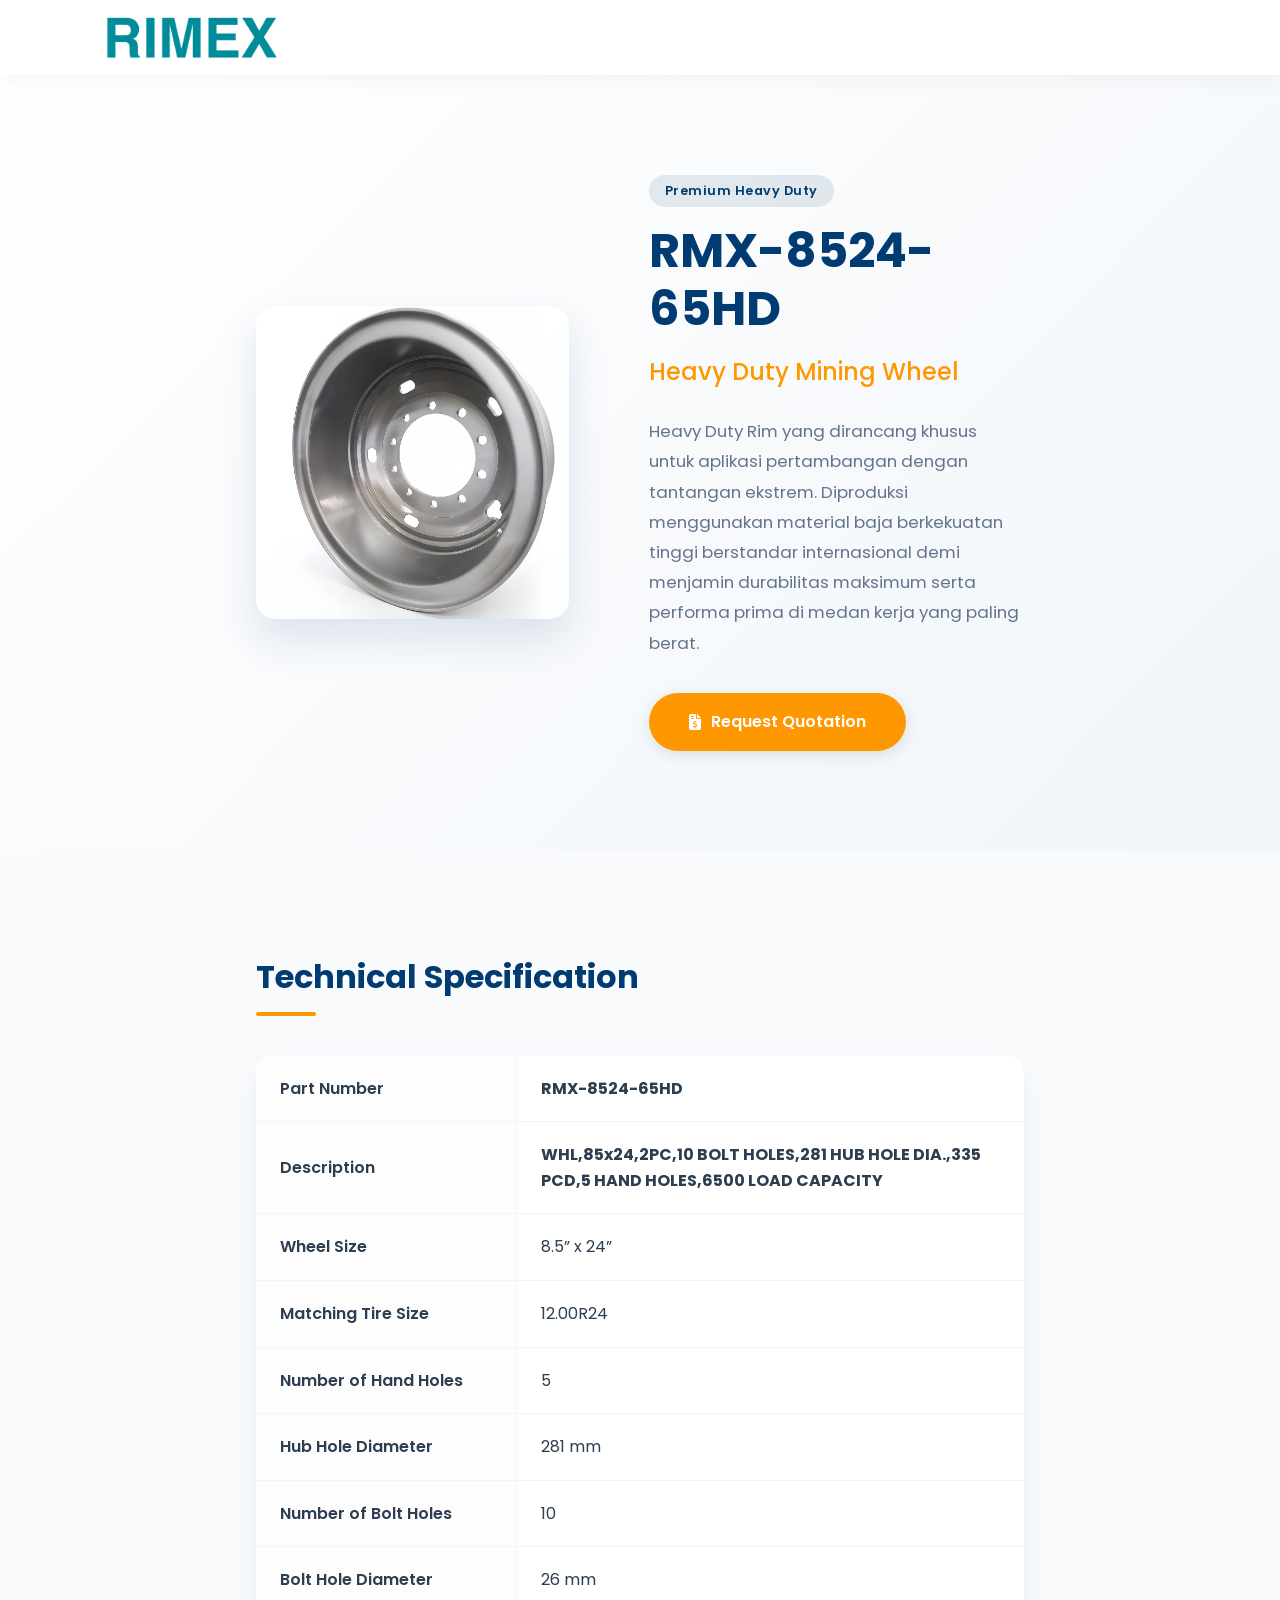
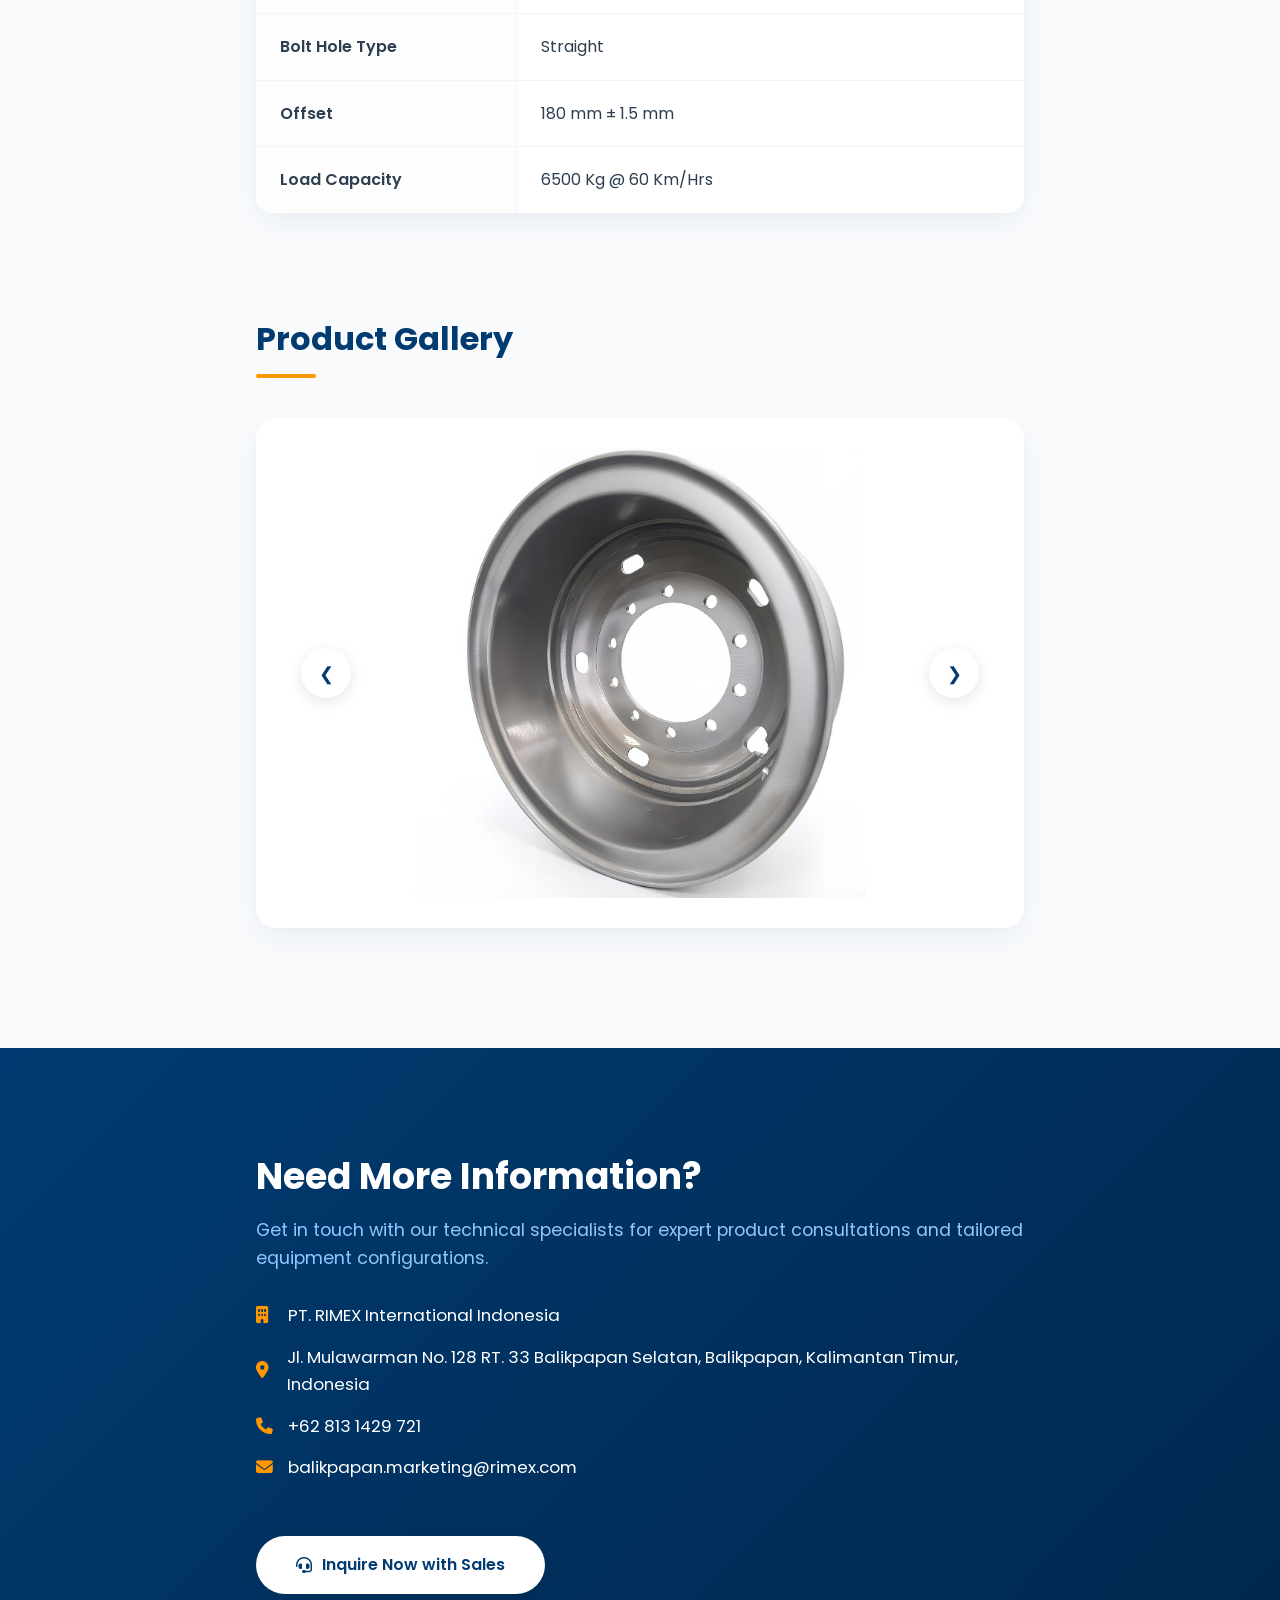
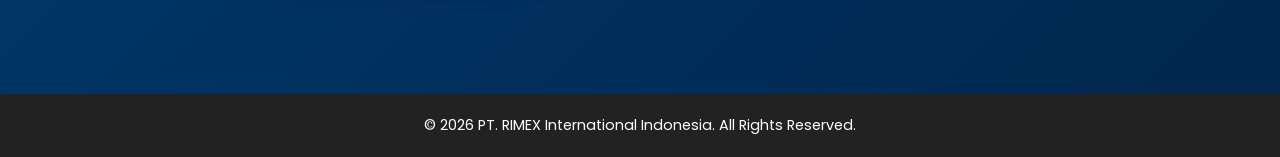
<file: index.html>
<!doctype html>
<html lang="en">
  <head>
    <meta charset="UTF-8" />
    <meta name="viewport" content="width=device-width, initial-scale=1.0" />
    <title>RMX-8524-65HD | PT. RIMEX International Indonesia</title>

    <link rel="preconnect" href="https://fonts.googleapis.com" />
    <link rel="preconnect" href="https://fonts.gstatic.com" crossorigin />
    <link
      href="https://fonts.googleapis.com/css2?family=Poppins:wght@300;400;500;600;700&display=swap"
      rel="stylesheet"
    />

    <link
      rel="stylesheet"
      href="https://cdnjs.cloudflare.com/ajax/libs/font-awesome/6.4.0/css/all.min.css"
    />

    <link rel="stylesheet" href="css/style.css" />
  </head>

  <body>
    <header>
      <div class="container">
        <div class="logo">
          <img src="image/Logo Rimex.png" alt="Rimex Logo" />
        </div>
      </div>
    </header>

    <section class="hero">
      <div class="hero-content">
        <div class="hero-image-wrapper">
          <img src="image/24x8.5-1.png" alt="RMX-8524-65HD Mining Wheel" />
        </div>

        <div class="hero-text">
          <span class="badge">Premium Heavy Duty</span>
          <h1>RMX-8524-65HD</h1>
          <h3>Heavy Duty Mining Wheel</h3>
          <p>
            Heavy Duty Rim yang dirancang khusus untuk aplikasi pertambangan
            dengan tantangan ekstrem. Diproduksi menggunakan material baja
            berkekuatan tinggi berstandar internasional demi menjamin
            durabilitas maksimum serta performa prima di medan kerja yang paling
            berat.
          </p>
          <a href="#contact" class="button primary-btn">
            <i class="fa-solid fa-file-invoice-dollar"></i> Request Quotation
          </a>
        </div>
      </div>
    </section>

    <section class="section" id="spec">
      <div class="section-header">
        <h2 class="section-title">Technical Specification</h2>
        <div class="title-divider"></div>
      </div>

      <div class="table-container">
        <table class="spec-table">
          <tr>
            <td>Part Number</td>
            <td><strong>RMX-8524-65HD</strong></td>
          </tr>
          <tr>
            <td>Description</td>
            <td>
              <strong
                >WHL,85x24,2PC,10 BOLT HOLES,281 HUB HOLE DIA.,335 PCD,5 HAND
                HOLES,6500 LOAD CAPACITY</strong
              >
            </td>
          </tr>
          <tr>
            <td>Wheel Size</td>
            <td>8.5” x 24”</td>
          </tr>
          <tr>
            <td>Matching Tire Size</td>
            <td>12.00R24</td>
          </tr>
          <tr>
            <td>Number of Hand Holes</td>
            <td>5</td>
          </tr>
          <tr>
            <td>Hub Hole Diameter</td>
            <td>281 mm</td>
          </tr>
          <tr>
            <td>Number of Bolt Holes</td>
            <td>10</td>
          </tr>
          <tr>
            <td>Bolt Hole Diameter</td>
            <td>26 mm</td>
          </tr>
          <tr>
            <td>Bolt Hole Type</td>
            <td>Straight</td>
          </tr>
          <tr>
            <td>Offset</td>
            <td>180 mm ± 1.5 mm</td>
          </tr>
          <tr>
            <td>Load Capacity</td>
            <td>6500 Kg @ 60 Km/Hrs</td>
          </tr>
        </table>
      </div>
    </section>

    <section class="section" id="gallery">
      <div class="section-header">
        <h2 class="section-title">Product Gallery</h2>
        <div class="title-divider"></div>
      </div>

      <div class="slider-container">
        <div class="slider">
          <button class="slider-btn prev" aria-label="Previous Slide">
            &#10094;
          </button>

          <div class="slides">
            <img
              src="image/24x8.5-1.png"
              class="slide active"
              alt="RMX-8524-65HD Perspective View"
            />
            <img
              src="image/24x8.5-2.jpg"
              class="slide"
              alt="RMX-8524-65HD Side View"
            />
          </div>

          <button class="slider-btn next" aria-label="Next Slide">
            &#10095;
          </button>
        </div>
      </div>
    </section>

    <section class="contact" id="contact">
      <div class="contact-container">
        <div class="contact-info">
          <h2>Need More Information?</h2>
          <p class="subtitle">
            Get in touch with our technical specialists for expert product
            consultations and tailored equipment configurations.
          </p>

          <div class="contact-details">
            <p>
              <i class="fa-solid fa-building"></i> PT. RIMEX International
              Indonesia
            </p>
            <p>
              <i class="fa-solid fa-location-dot"></i>Jl. Mulawarman No. 128 RT.
              33 Balikpapan Selatan, Balikpapan, Kalimantan Timur, Indonesia
            </p>
            <p><i class="fa-solid fa-phone"></i>+62 813 1429 721</p>
            <p>
              <i class="fa-solid fa-envelope"></i>
              balikpapan.marketing@rimex.com
            </p>
          </div>
        </div>
        <div class="contact-action">
          <a
            href="https://wa.me/628131429721?text=Halo!%20saya%20tertarik%20dengan%20produk%20RMX-8524-65HD.%20Mohon%20informasi%20mengenai%20harga%20dan%20ketersediaannya.%20Terimakasih"
            class="button secondary-btn"
          >
            <i class="fa-solid fa-headset"></i> Inquire Now with Sales
          </a>
        </div>
      </div>
    </section>

    <footer>
      <p>© 2026 PT. RIMEX International Indonesia. All Rights Reserved.</p>
    </footer>
    <script src="js/script.js"></script>
  </body>
</html>
</file>
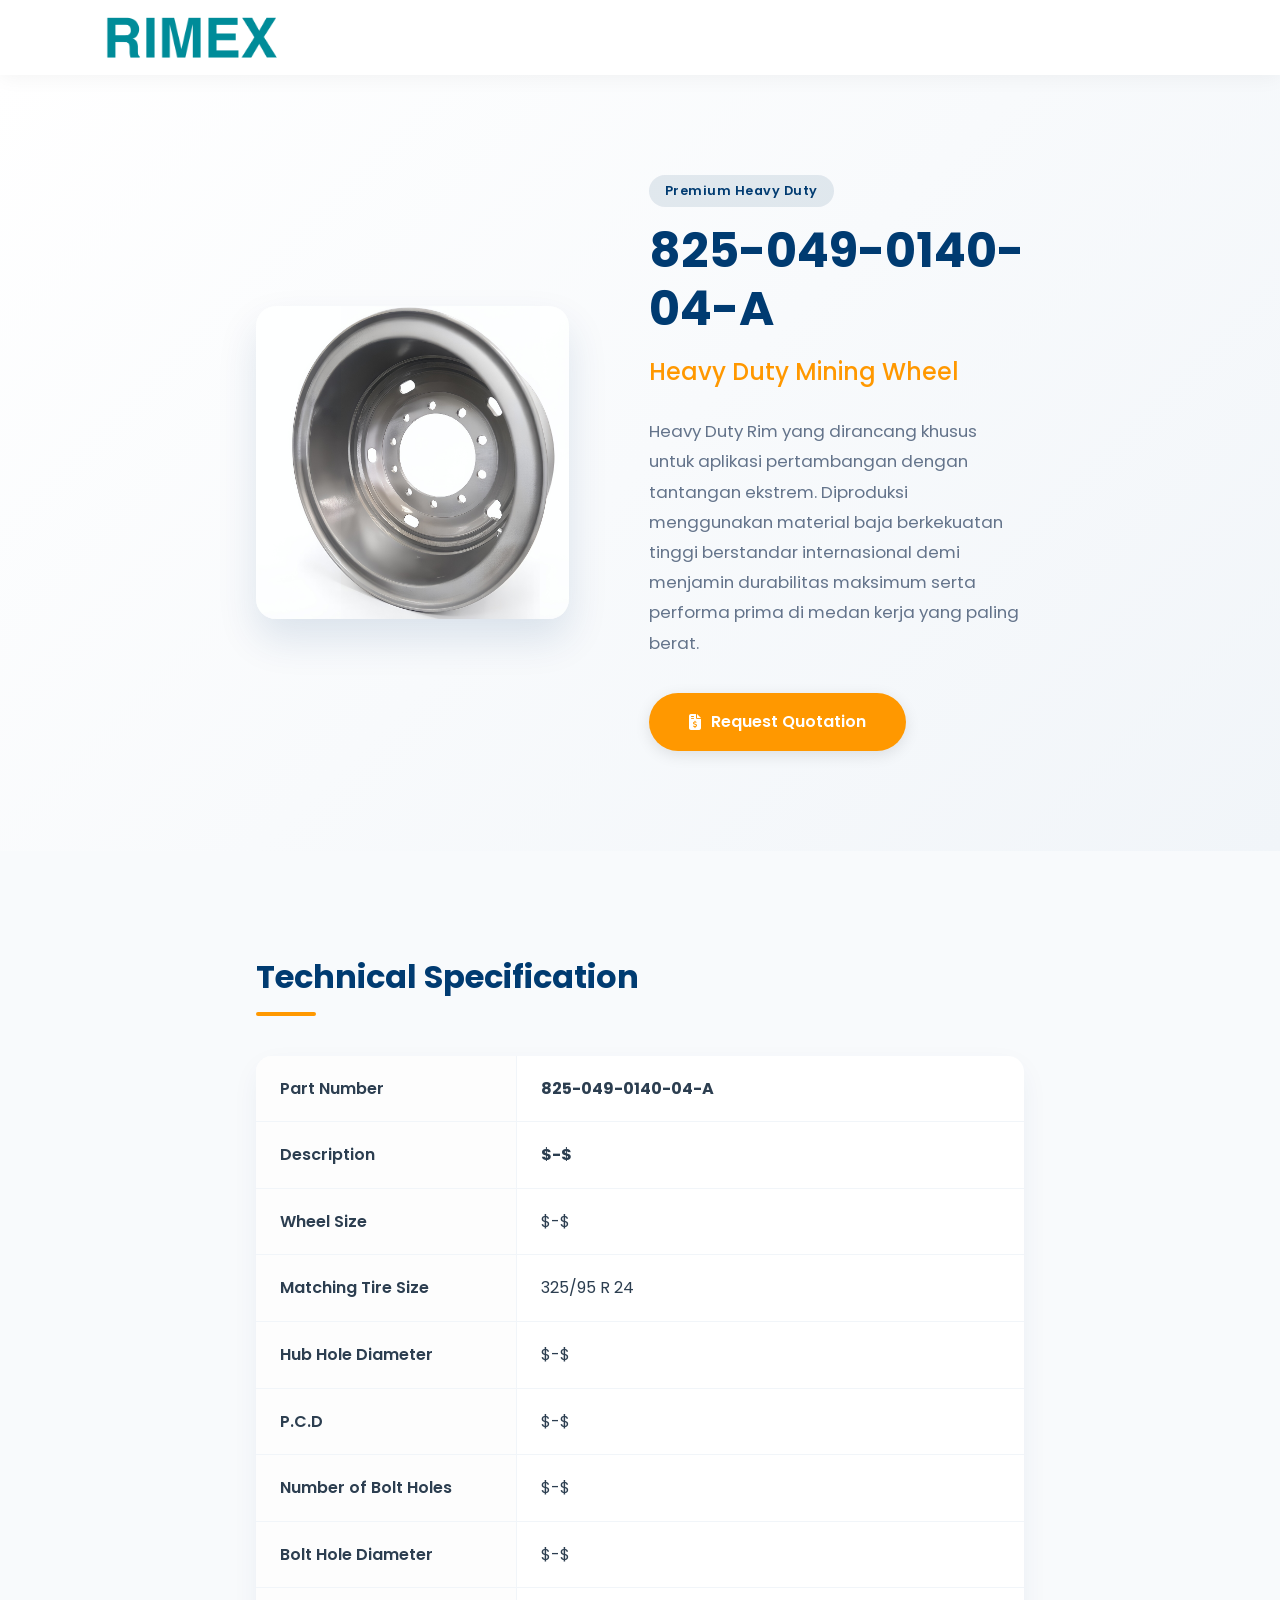
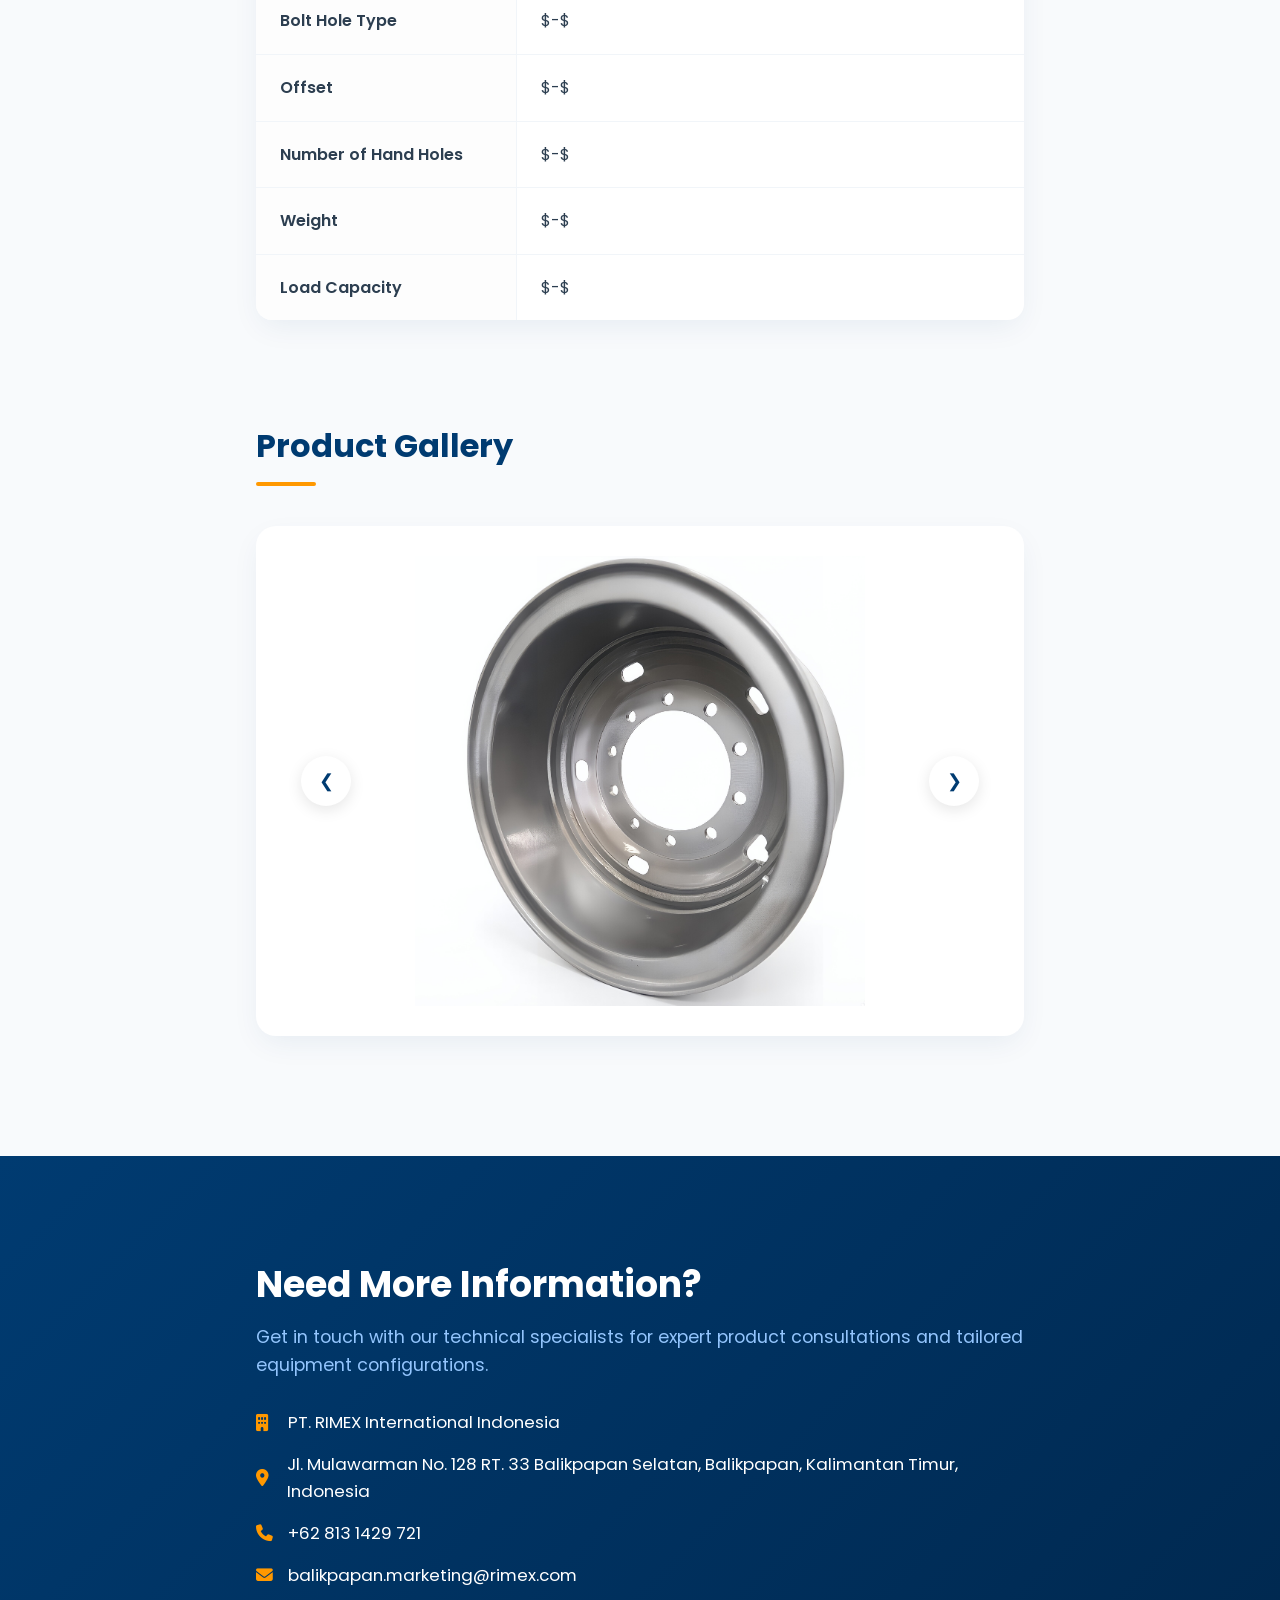
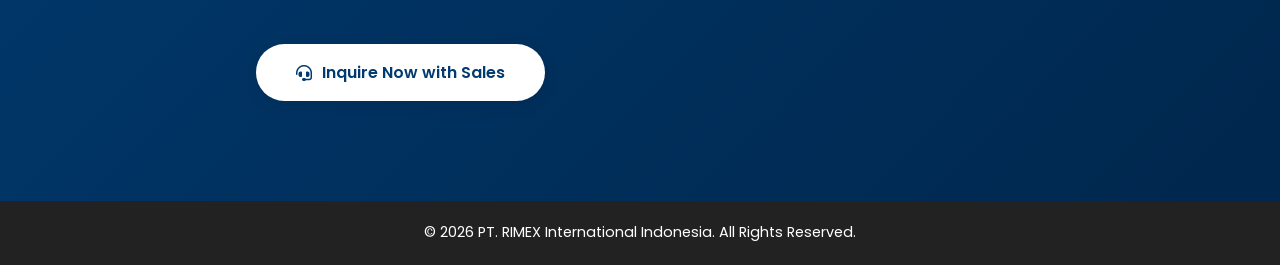
<file: 825-049-0140-04-A.html>
<!doctype html>
<html lang="en">
  <head>
    <meta charset="UTF-8" />
    <meta name="viewport" content="width=device-width, initial-scale=1.0" />
    <title>825-049-0140-04-A | PT. RIMEX International Indonesia</title>

    <link rel="preconnect" href="https://fonts.googleapis.com" />
    <link rel="preconnect" href="https://fonts.gstatic.com" crossorigin />
    <link
      href="https://fonts.googleapis.com/css2?family=Poppins:wght@300;400;500;600;700&display=swap"
      rel="stylesheet"
    />

    <link
      rel="stylesheet"
      href="https://cdnjs.cloudflare.com/ajax/libs/font-awesome/6.4.0/css/all.min.css"
    />

    <link rel="stylesheet" href="css/style.css" />
  </head>

  <body>
    <header>
      <div class="container">
        <div class="logo">
          <img src="image/Logo Rimex.png" alt="Rimex Logo" />
        </div>
      </div>
    </header>

    <section class="hero">
      <div class="hero-content">
        <div class="hero-image-wrapper">
          <img src="image/24x8.5-1.png" alt="825-049-0140-04-A Mining Wheel" />
        </div>

        <div class="hero-text">
          <span class="badge">Premium Heavy Duty</span>
          <h1>825-049-0140-04-A</h1>
          <h3>Heavy Duty Mining Wheel</h3>
          <p>
            Heavy Duty Rim yang dirancang khusus untuk aplikasi pertambangan
            dengan tantangan ekstrem. Diproduksi menggunakan material baja
            berkekuatan tinggi berstandar internasional demi menjamin
            durabilitas maksimum serta performa prima di medan kerja yang paling
            berat.
          </p>
          <a href="#contact" class="button primary-btn">
            <i class="fa-solid fa-file-invoice-dollar"></i> Request Quotation
          </a>
        </div>
      </div>
    </section>

    <section class="section" id="spec">
      <div class="section-header">
        <h2 class="section-title">Technical Specification</h2>
        <div class="title-divider"></div>
      </div>

      <div class="table-container">
        <table class="spec-table">
          <tr>
            <td>Part Number</td>
            <td><strong>825-049-0140-04-A</strong></td>
          </tr>
          <tr>
            <td>Description</td>
            <td>
              <strong>$-$</strong>
            </td>
          </tr>
          <tr>
            <td>Wheel Size</td>
            <td>$-$</td>
          </tr>
          <tr>
            <td>Matching Tire Size</td>
            <td>325/95 R 24</td>
          </tr>
          <tr>
            <td>Hub Hole Diameter</td>
            <td>$-$</td>
          </tr>
          <tr>
            <td>P.C.D</td>
            <td>$-$</td>
          </tr>
          <tr>
            <td>Number of Bolt Holes</td>
            <td>$-$</td>
          </tr>
          <tr>
            <td>Bolt Hole Diameter</td>
            <td>$-$</td>
          </tr>
          <tr>
            <td>Bolt Hole Type</td>
            <td>$-$</td>
          </tr>
          <tr>
            <td>Offset</td>
            <td>$-$</td>
          </tr>
          <tr>
            <td>Number of Hand Holes</td>
            <td>$-$</td>
          </tr>
          <tr>
            <td>Weight</td>
            <td>$-$</td>
          </tr>
          <tr>
            <td>Load Capacity</td>
            <td>$-$</td>
          </tr>
        </table>
      </div>
    </section>

    <section class="section" id="gallery">
      <div class="section-header">
        <h2 class="section-title">Product Gallery</h2>
        <div class="title-divider"></div>
      </div>

      <div class="slider-container">
        <div class="slider">
          <button class="slider-btn prev" aria-label="Previous Slide">
            &#10094;
          </button>

          <div class="slides">
            <img
              src="image/24x8.5-1.png"
              class="slide active"
              alt="825-049-0140-04-A Perspective View"
            />
            <img
              src="image/24x8.5-2.jpg"
              class="slide"
              alt="825-049-0140-04-A Side View"
            />
          </div>

          <button class="slider-btn next" aria-label="Next Slide">
            &#10095;
          </button>
        </div>
      </div>
    </section>

    <section class="contact" id="contact">
      <div class="contact-container">
        <div class="contact-info">
          <h2>Need More Information?</h2>
          <p class="subtitle">
            Get in touch with our technical specialists for expert product
            consultations and tailored equipment configurations.
          </p>

          <div class="contact-details">
            <p>
              <i class="fa-solid fa-building"></i> PT. RIMEX International
              Indonesia
            </p>
            <p>
              <i class="fa-solid fa-location-dot"></i>Jl. Mulawarman No. 128 RT.
              33 Balikpapan Selatan, Balikpapan, Kalimantan Timur, Indonesia
            </p>
            <p><i class="fa-solid fa-phone"></i>+62 813 1429 721</p>
            <p>
              <i class="fa-solid fa-envelope"></i>
              balikpapan.marketing@rimex.com
            </p>
          </div>
        </div>
        <div class="contact-action">
          <a
            href="https://wa.me/628131429721?text=Halo!%20saya%20tertarik%20dengan%20produk%20825-049-0140-04-A.%20Mohon%20informasi%20mengenai%20harga%20dan%20ketersediaannya.%20Terimakasih"
            class="button secondary-btn"
          >
            <i class="fa-solid fa-headset"></i> Inquire Now with Sales
          </a>
        </div>
      </div>
    </section>

    <footer>
      <p>© 2026 PT. RIMEX International Indonesia. All Rights Reserved.</p>
    </footer>
    <script src="js/script.js"></script>
  </body>
</html>
</file>
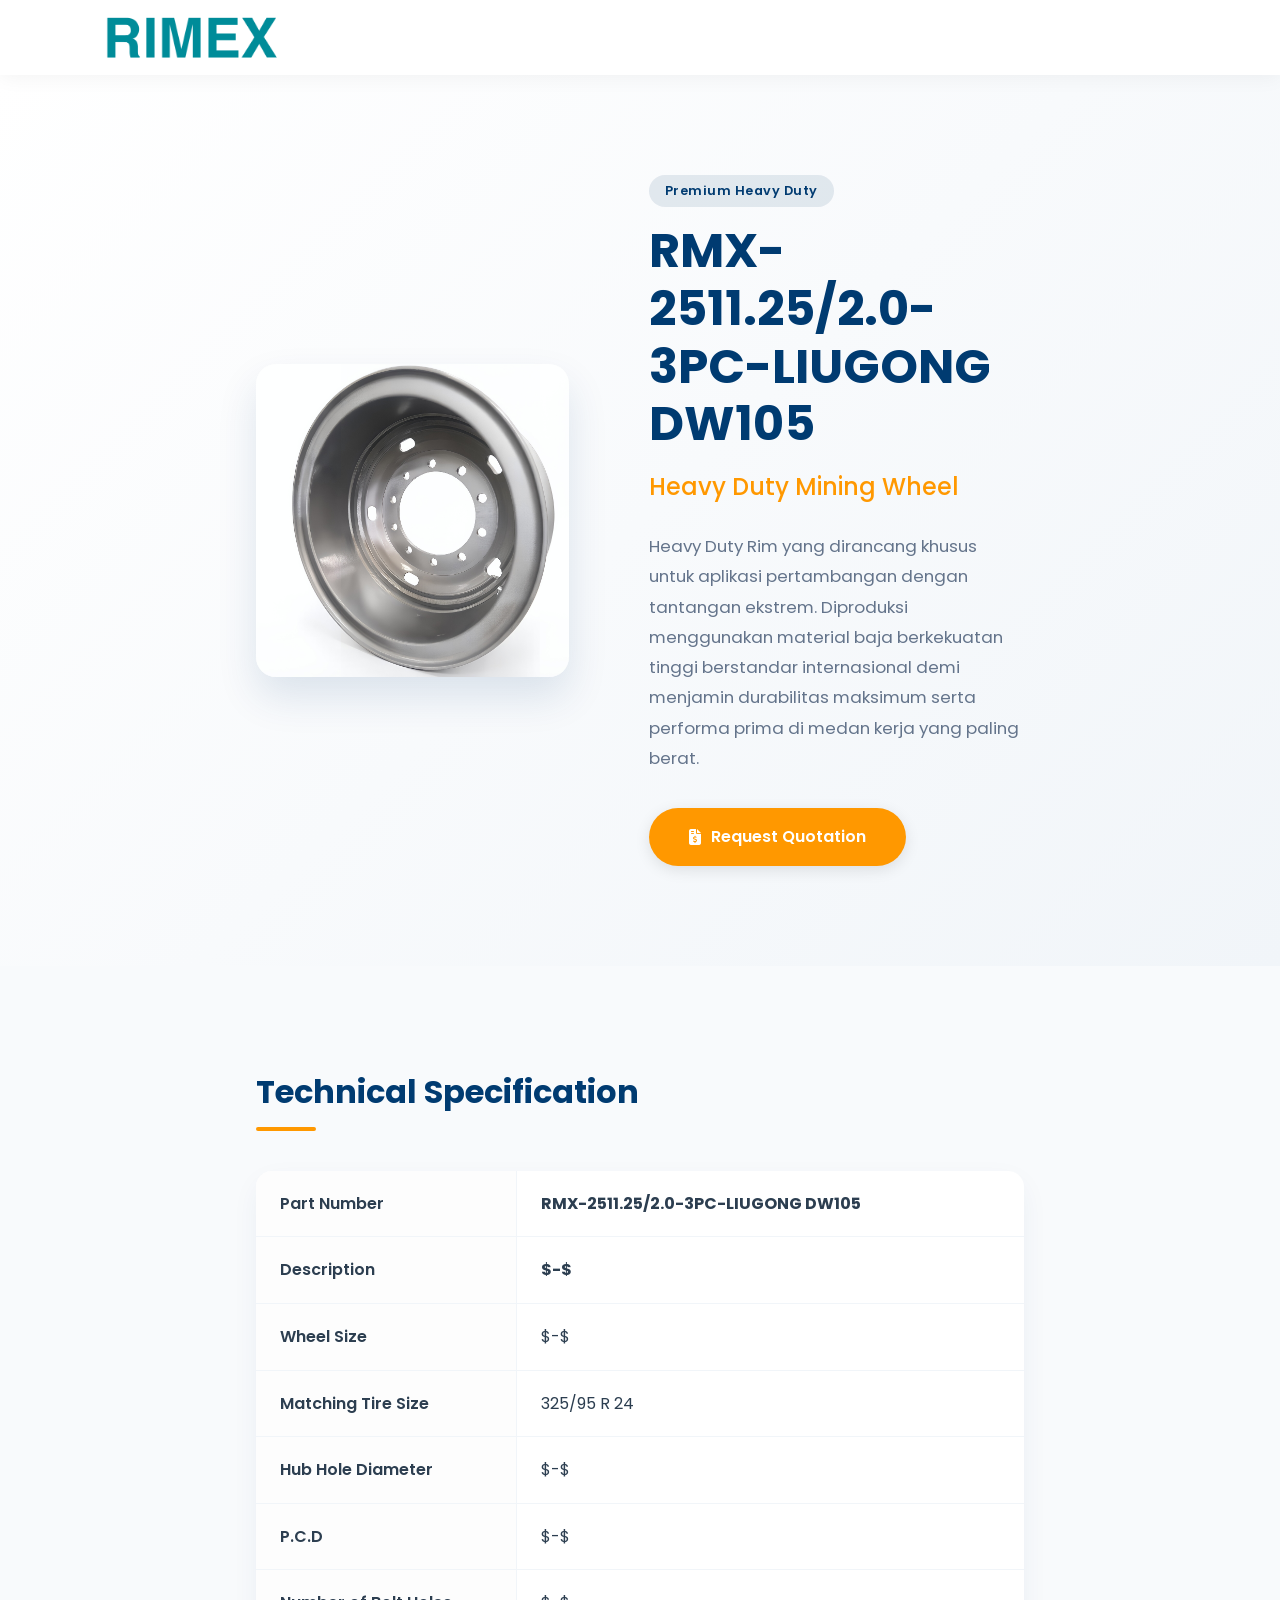
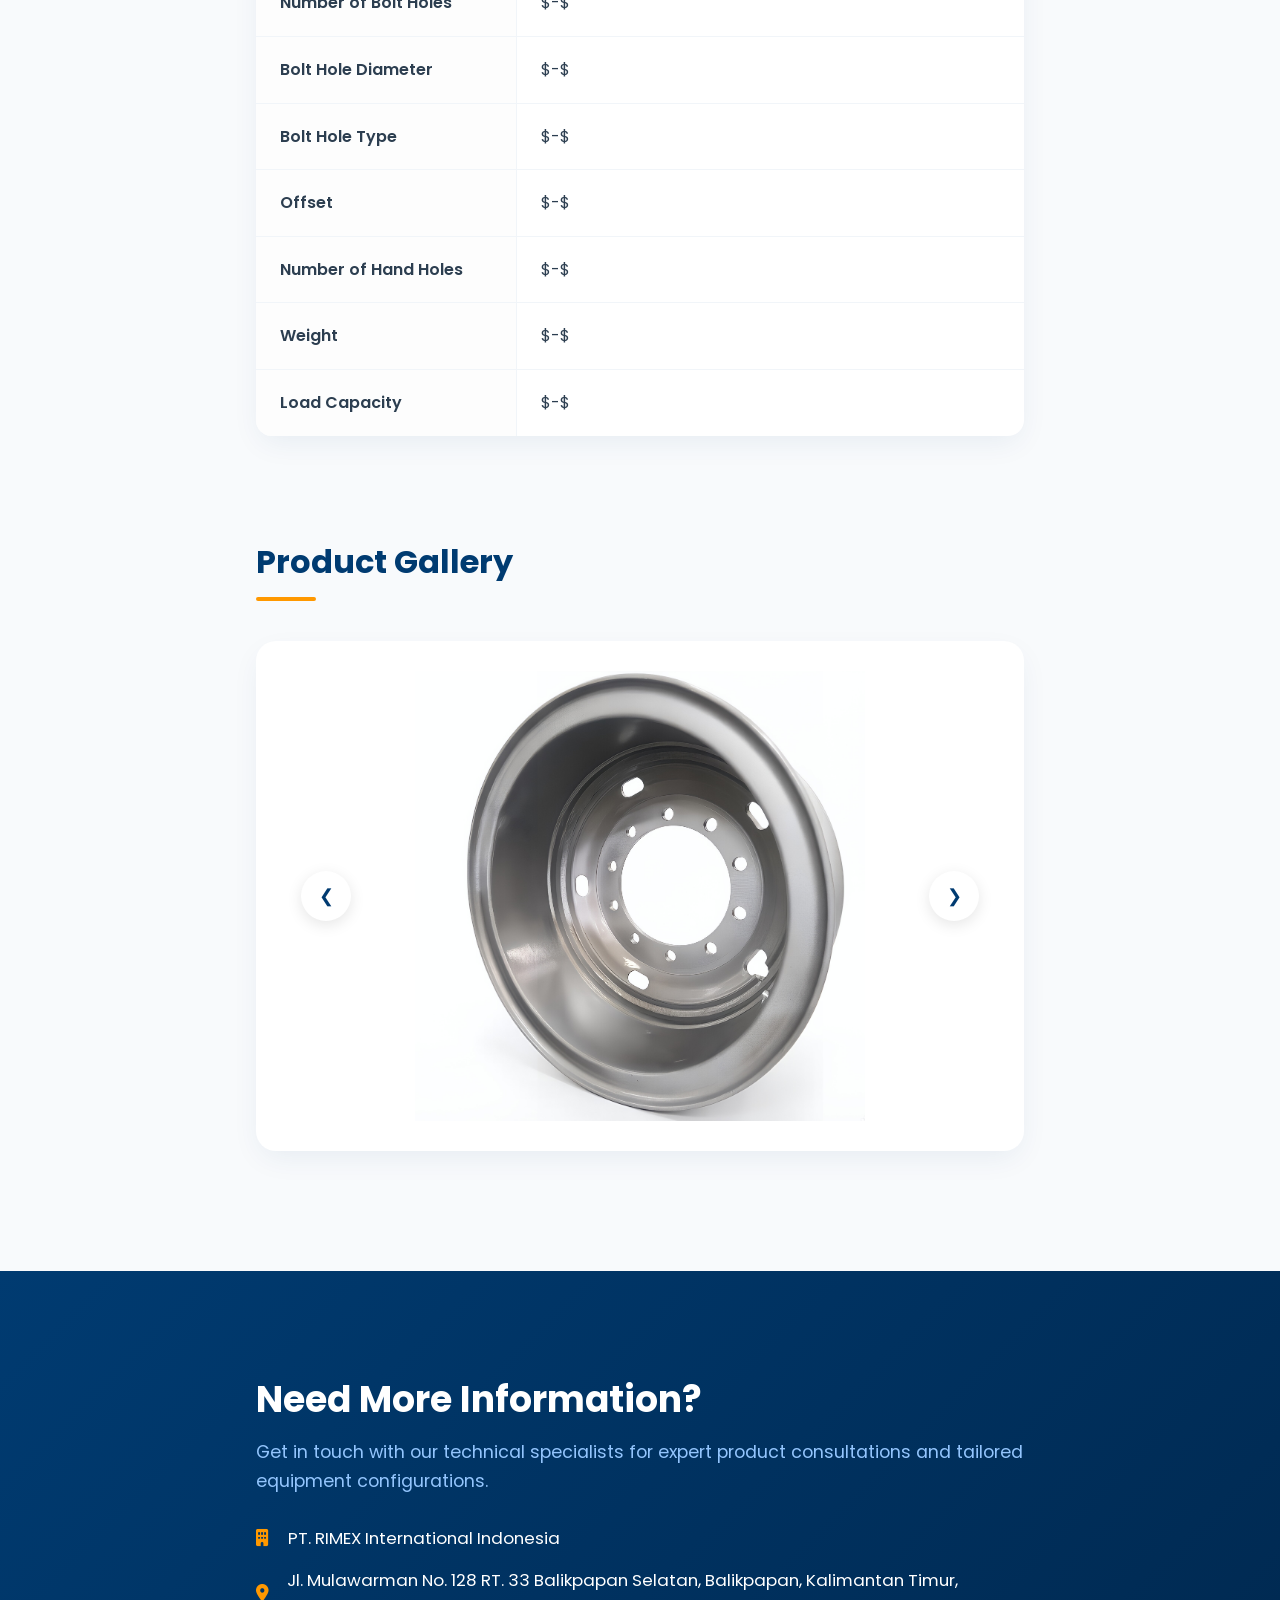
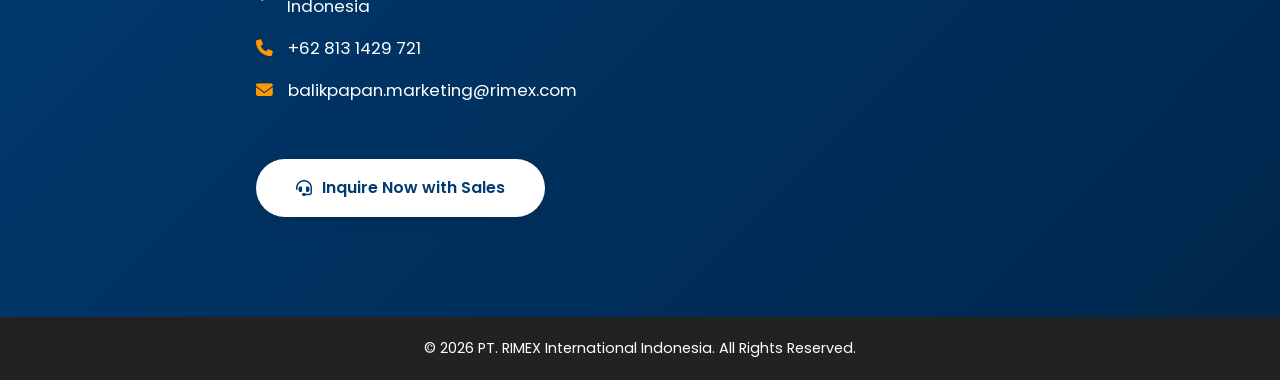
<file: RMX-2511.25-LIUGONG DW105.html>
<!doctype html>
<html lang="en">
  <head>
    <meta charset="UTF-8" />
    <meta name="viewport" content="width=device-width, initial-scale=1.0" />
    <title>
      RMX-2511.25/2.0-3PC-LIUGONG DW105 | PT. RIMEX International Indonesia
    </title>

    <link rel="preconnect" href="https://fonts.googleapis.com" />
    <link rel="preconnect" href="https://fonts.gstatic.com" crossorigin />
    <link
      href="https://fonts.googleapis.com/css2?family=Poppins:wght@300;400;500;600;700&display=swap"
      rel="stylesheet"
    />

    <link
      rel="stylesheet"
      href="https://cdnjs.cloudflare.com/ajax/libs/font-awesome/6.4.0/css/all.min.css"
    />

    <link rel="stylesheet" href="css/style.css" />
  </head>

  <body>
    <header>
      <div class="container">
        <div class="logo">
          <img src="image/Logo Rimex.png" alt="Rimex Logo" />
        </div>
      </div>
    </header>

    <section class="hero">
      <div class="hero-content">
        <div class="hero-image-wrapper">
          <img
            src="image/24x8.5-1.png"
            alt="RMX-2511.25/2.0-3PC-LIUGONG DW105 Mining Wheel"
          />
        </div>

        <div class="hero-text">
          <span class="badge">Premium Heavy Duty</span>
          <h1>RMX-2511.25/2.0-3PC-LIUGONG DW105</h1>
          <h3>Heavy Duty Mining Wheel</h3>
          <p>
            Heavy Duty Rim yang dirancang khusus untuk aplikasi pertambangan
            dengan tantangan ekstrem. Diproduksi menggunakan material baja
            berkekuatan tinggi berstandar internasional demi menjamin
            durabilitas maksimum serta performa prima di medan kerja yang paling
            berat.
          </p>
          <a href="#contact" class="button primary-btn">
            <i class="fa-solid fa-file-invoice-dollar"></i> Request Quotation
          </a>
        </div>
      </div>
    </section>

    <section class="section" id="spec">
      <div class="section-header">
        <h2 class="section-title">Technical Specification</h2>
        <div class="title-divider"></div>
      </div>

      <div class="table-container">
        <table class="spec-table">
          <tr>
            <td>Part Number</td>
            <td><strong>RMX-2511.25/2.0-3PC-LIUGONG DW105</strong></td>
          </tr>
          <tr>
            <td>Description</td>
            <td>
              <strong>$-$</strong>
            </td>
          </tr>
          <tr>
            <td>Wheel Size</td>
            <td>$-$</td>
          </tr>
          <tr>
            <td>Matching Tire Size</td>
            <td>325/95 R 24</td>
          </tr>
          <tr>
            <td>Hub Hole Diameter</td>
            <td>$-$</td>
          </tr>
          <tr>
            <td>P.C.D</td>
            <td>$-$</td>
          </tr>
          <tr>
            <td>Number of Bolt Holes</td>
            <td>$-$</td>
          </tr>
          <tr>
            <td>Bolt Hole Diameter</td>
            <td>$-$</td>
          </tr>
          <tr>
            <td>Bolt Hole Type</td>
            <td>$-$</td>
          </tr>
          <tr>
            <td>Offset</td>
            <td>$-$</td>
          </tr>
          <tr>
            <td>Number of Hand Holes</td>
            <td>$-$</td>
          </tr>
          <tr>
            <td>Weight</td>
            <td>$-$</td>
          </tr>
          <tr>
            <td>Load Capacity</td>
            <td>$-$</td>
          </tr>
        </table>
      </div>
    </section>

    <section class="section" id="gallery">
      <div class="section-header">
        <h2 class="section-title">Product Gallery</h2>
        <div class="title-divider"></div>
      </div>

      <div class="slider-container">
        <div class="slider">
          <button class="slider-btn prev" aria-label="Previous Slide">
            &#10094;
          </button>

          <div class="slides">
            <img
              src="image/24x8.5-1.png"
              class="slide active"
              alt="RMX-2511.25/2.0-3PC-LIUGONG DW105 Perspective View"
            />
            <img
              src="image/24x8.5-2.jpg"
              class="slide"
              alt="RMX-2511.25/2.0-3PC-LIUGONG DW105 Side View"
            />
          </div>

          <button class="slider-btn next" aria-label="Next Slide">
            &#10095;
          </button>
        </div>
      </div>
    </section>

    <section class="contact" id="contact">
      <div class="contact-container">
        <div class="contact-info">
          <h2>Need More Information?</h2>
          <p class="subtitle">
            Get in touch with our technical specialists for expert product
            consultations and tailored equipment configurations.
          </p>

          <div class="contact-details">
            <p>
              <i class="fa-solid fa-building"></i> PT. RIMEX International
              Indonesia
            </p>
            <p>
              <i class="fa-solid fa-location-dot"></i>Jl. Mulawarman No. 128 RT.
              33 Balikpapan Selatan, Balikpapan, Kalimantan Timur, Indonesia
            </p>
            <p><i class="fa-solid fa-phone"></i>+62 813 1429 721</p>
            <p>
              <i class="fa-solid fa-envelope"></i>
              balikpapan.marketing@rimex.com
            </p>
          </div>
        </div>
        <div class="contact-action">
          <a
            href="https://wa.me/628131429721?text=Halo!%20saya%20tertarik%20dengan%20produk%20RMX-2511.25/2.0-3PC-LIUGONG DW105.%20Mohon%20informasi%20mengenai%20harga%20dan%20ketersediaannya.%20Terimakasih"
            class="button secondary-btn"
          >
            <i class="fa-solid fa-headset"></i> Inquire Now with Sales
          </a>
        </div>
      </div>
    </section>

    <footer>
      <p>© 2026 PT. RIMEX International Indonesia. All Rights Reserved.</p>
    </footer>
    <script src="js/script.js"></script>
  </body>
</html>
</file>
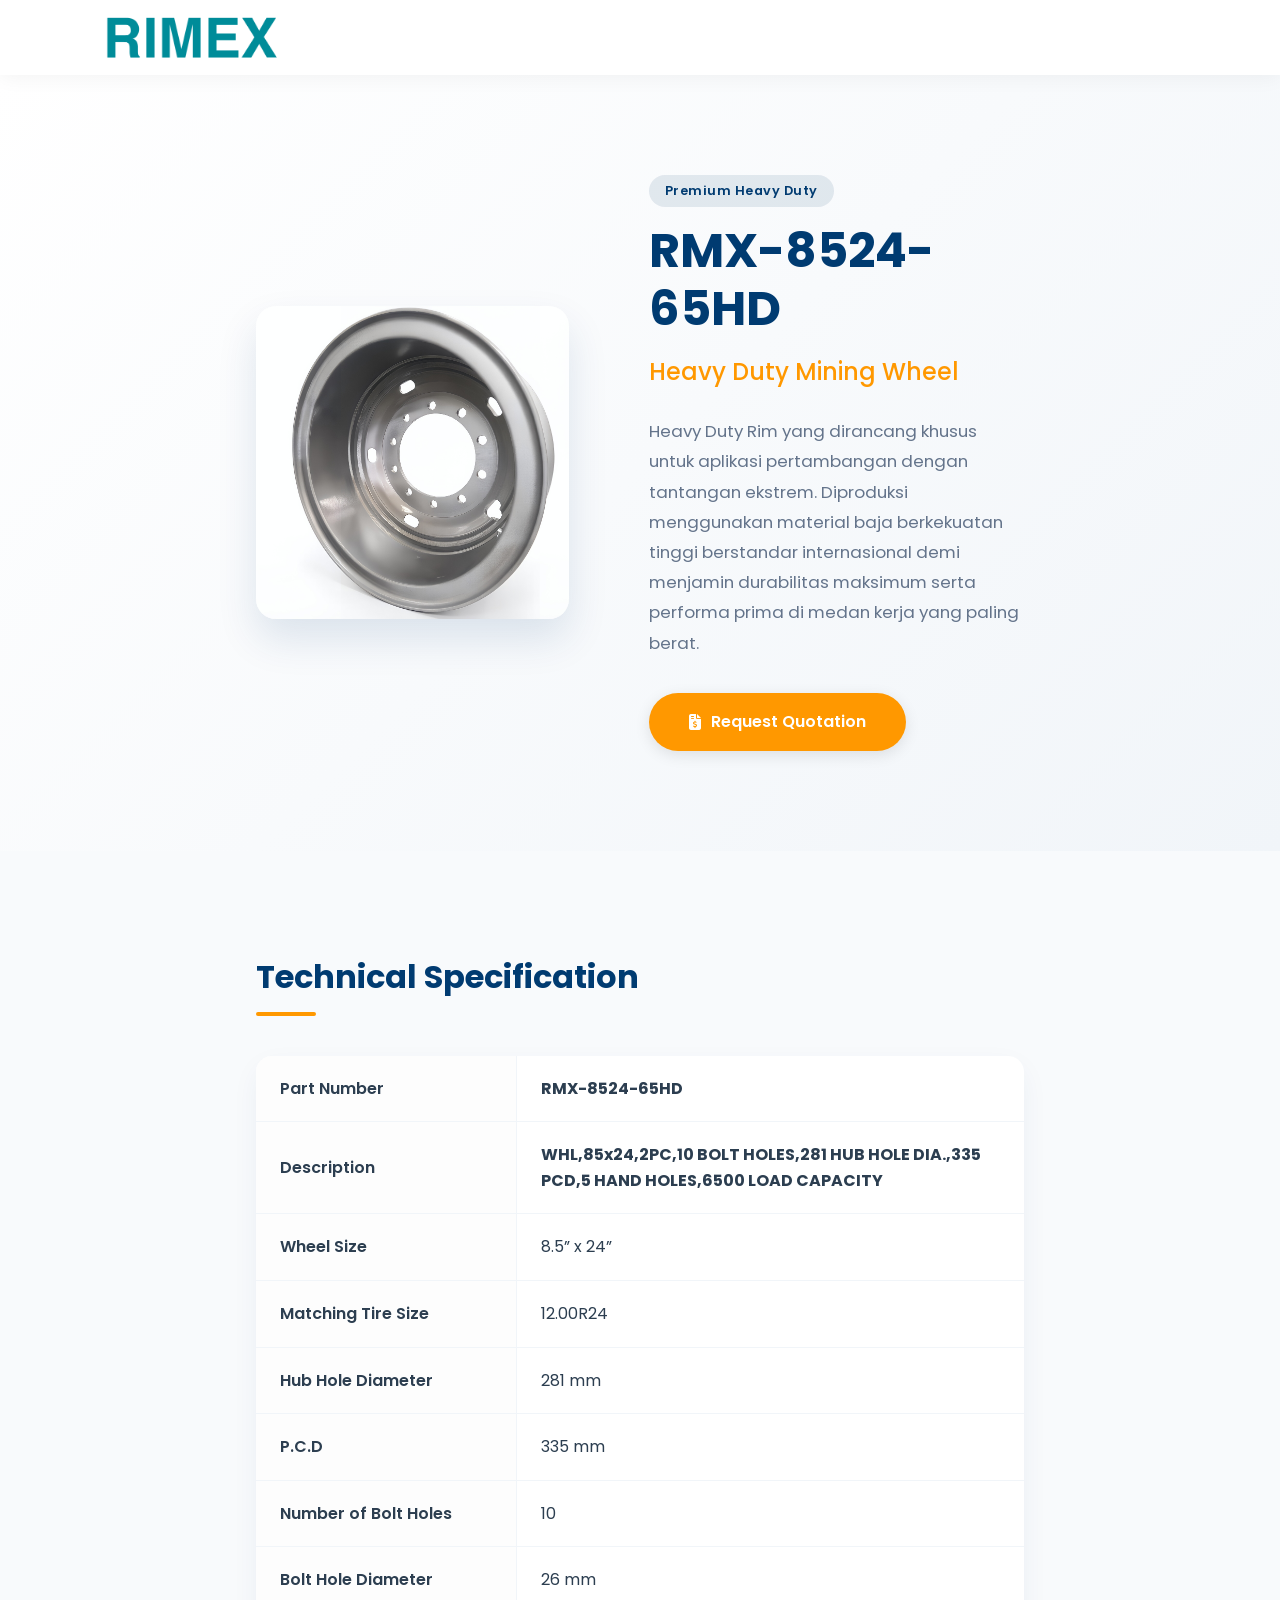
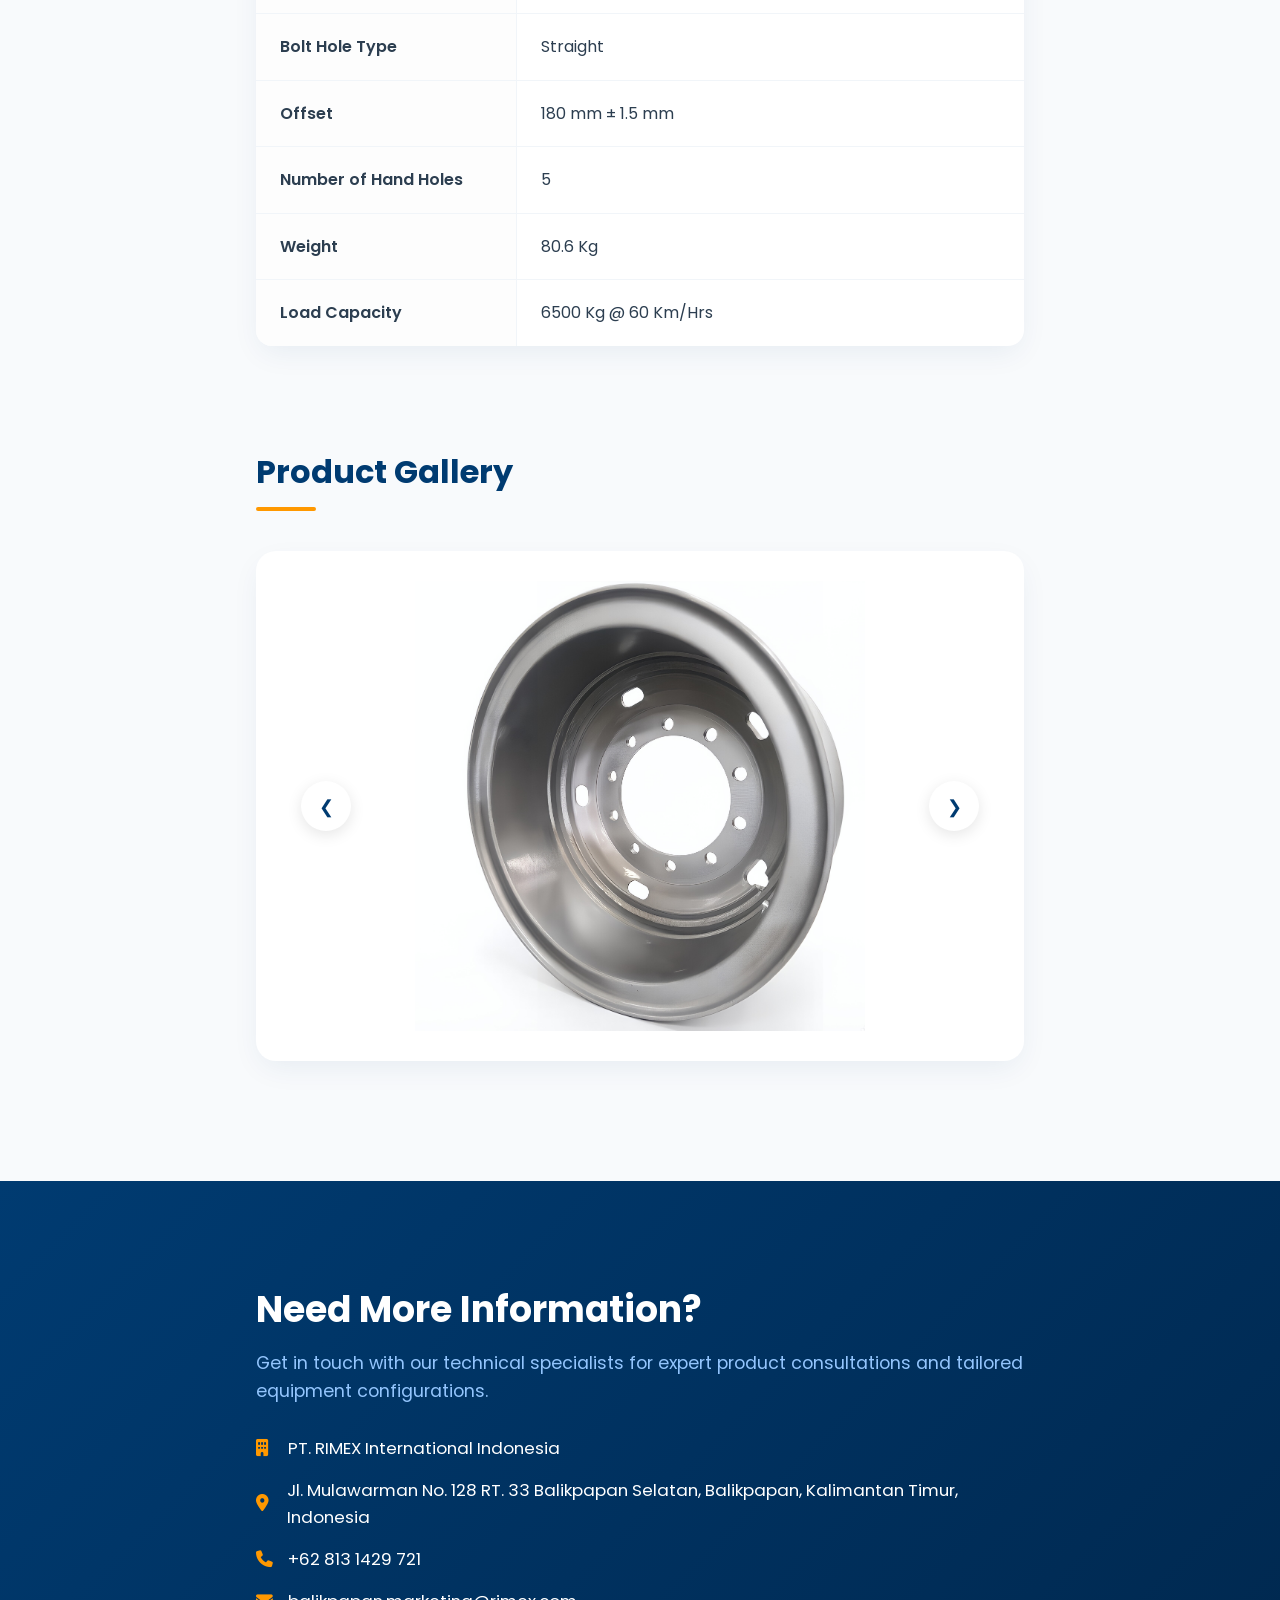
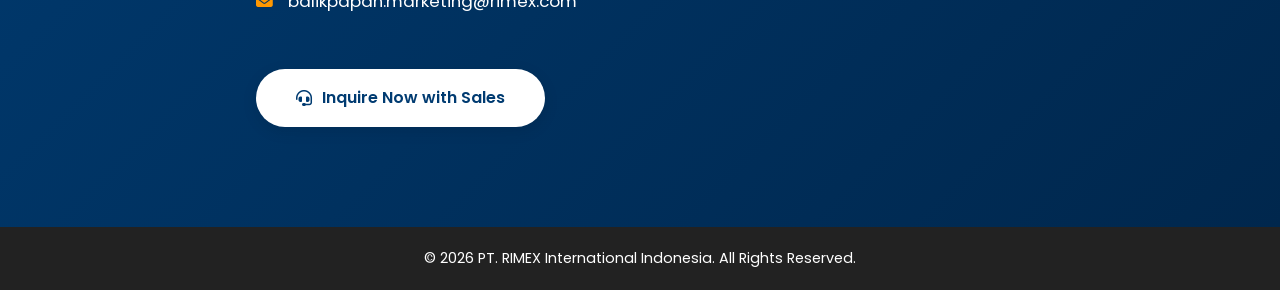
<file: RMX-8524-65HD.html>
<!doctype html>
<html lang="en">
  <head>
    <meta charset="UTF-8" />
    <meta name="viewport" content="width=device-width, initial-scale=1.0" />
    <title>RMX-8524-65HD | PT. RIMEX International Indonesia</title>

    <link rel="preconnect" href="https://fonts.googleapis.com" />
    <link rel="preconnect" href="https://fonts.gstatic.com" crossorigin />
    <link
      href="https://fonts.googleapis.com/css2?family=Poppins:wght@300;400;500;600;700&display=swap"
      rel="stylesheet"
    />

    <link
      rel="stylesheet"
      href="https://cdnjs.cloudflare.com/ajax/libs/font-awesome/6.4.0/css/all.min.css"
    />

    <link rel="stylesheet" href="css/style.css" />
  </head>

  <body>
    <header>
      <div class="container">
        <div class="logo">
          <img src="image/Logo Rimex.png" alt="Rimex Logo" />
        </div>
      </div>
    </header>

    <section class="hero">
      <div class="hero-content">
        <div class="hero-image-wrapper">
          <img src="image/24x8.5-1.png" alt="RMX-8524-65HD Mining Wheel" />
        </div>

        <div class="hero-text">
          <span class="badge">Premium Heavy Duty</span>
          <h1>RMX-8524-65HD</h1>
          <h3>Heavy Duty Mining Wheel</h3>
          <p>
            Heavy Duty Rim yang dirancang khusus untuk aplikasi pertambangan
            dengan tantangan ekstrem. Diproduksi menggunakan material baja
            berkekuatan tinggi berstandar internasional demi menjamin
            durabilitas maksimum serta performa prima di medan kerja yang paling
            berat.
          </p>
          <a href="#contact" class="button primary-btn">
            <i class="fa-solid fa-file-invoice-dollar"></i> Request Quotation
          </a>
        </div>
      </div>
    </section>

    <section class="section" id="spec">
      <div class="section-header">
        <h2 class="section-title">Technical Specification</h2>
        <div class="title-divider"></div>
      </div>

      <div class="table-container">
        <table class="spec-table">
          <tr>
            <td>Part Number</td>
            <td><strong>RMX-8524-65HD</strong></td>
          </tr>
          <tr>
            <td>Description</td>
            <td>
              <strong
                >WHL,85x24,2PC,10 BOLT HOLES,281 HUB HOLE DIA.,335 PCD,5 HAND
                HOLES,6500 LOAD CAPACITY</strong
              >
            </td>
          </tr>
          <tr>
            <td>Wheel Size</td>
            <td>8.5” x 24”</td>
          </tr>
          <tr>
            <td>Matching Tire Size</td>
            <td>12.00R24</td>
          </tr>
          <tr>
            <td>Hub Hole Diameter</td>
            <td>281 mm</td>
          </tr>
          <tr>
            <td>P.C.D</td>
            <td>335 mm</td>
          </tr>
          <tr>
            <td>Number of Bolt Holes</td>
            <td>10</td>
          </tr>
          <tr>
            <td>Bolt Hole Diameter</td>
            <td>26 mm</td>
          </tr>
          <tr>
            <td>Bolt Hole Type</td>
            <td>Straight</td>
          </tr>
          <tr>
            <td>Offset</td>
            <td>180 mm ± 1.5 mm</td>
          </tr>
          <tr>
            <td>Number of Hand Holes</td>
            <td>5</td>
          </tr>
          <tr>
            <td>Weight</td>
            <td>80.6 Kg</td>
          </tr>
          <tr>
            <td>Load Capacity</td>
            <td>6500 Kg @ 60 Km/Hrs</td>
          </tr>
        </table>
      </div>
    </section>

    <section class="section" id="gallery">
      <div class="section-header">
        <h2 class="section-title">Product Gallery</h2>
        <div class="title-divider"></div>
      </div>

      <div class="slider-container">
        <div class="slider">
          <button class="slider-btn prev" aria-label="Previous Slide">
            &#10094;
          </button>

          <div class="slides">
            <img
              src="image/24x8.5-1.png"
              class="slide active"
              alt="RMX-8524-65HD Perspective View"
            />
            <img
              src="image/24x8.5-2.jpg"
              class="slide"
              alt="RMX-8524-65HD Side View"
            />
          </div>

          <button class="slider-btn next" aria-label="Next Slide">
            &#10095;
          </button>
        </div>
      </div>
    </section>

    <section class="contact" id="contact">
      <div class="contact-container">
        <div class="contact-info">
          <h2>Need More Information?</h2>
          <p class="subtitle">
            Get in touch with our technical specialists for expert product
            consultations and tailored equipment configurations.
          </p>

          <div class="contact-details">
            <p>
              <i class="fa-solid fa-building"></i> PT. RIMEX International
              Indonesia
            </p>
            <p>
              <i class="fa-solid fa-location-dot"></i>Jl. Mulawarman No. 128 RT.
              33 Balikpapan Selatan, Balikpapan, Kalimantan Timur, Indonesia
            </p>
            <p><i class="fa-solid fa-phone"></i>+62 813 1429 721</p>
            <p>
              <i class="fa-solid fa-envelope"></i>
              balikpapan.marketing@rimex.com
            </p>
          </div>
        </div>
        <div class="contact-action">
          <a
            href="https://wa.me/628131429721?text=Halo!%20saya%20tertarik%20dengan%20produk%20RMX-8524-65HD.%20Mohon%20informasi%20mengenai%20harga%20dan%20ketersediaannya.%20Terimakasih"
            class="button secondary-btn"
          >
            <i class="fa-solid fa-headset"></i> Inquire Now with Sales
          </a>
        </div>
      </div>
    </section>

    <footer>
      <p>© 2026 PT. RIMEX International Indonesia. All Rights Reserved.</p>
    </footer>
    <script src="js/script.js"></script>
  </body>
</html>
</file>
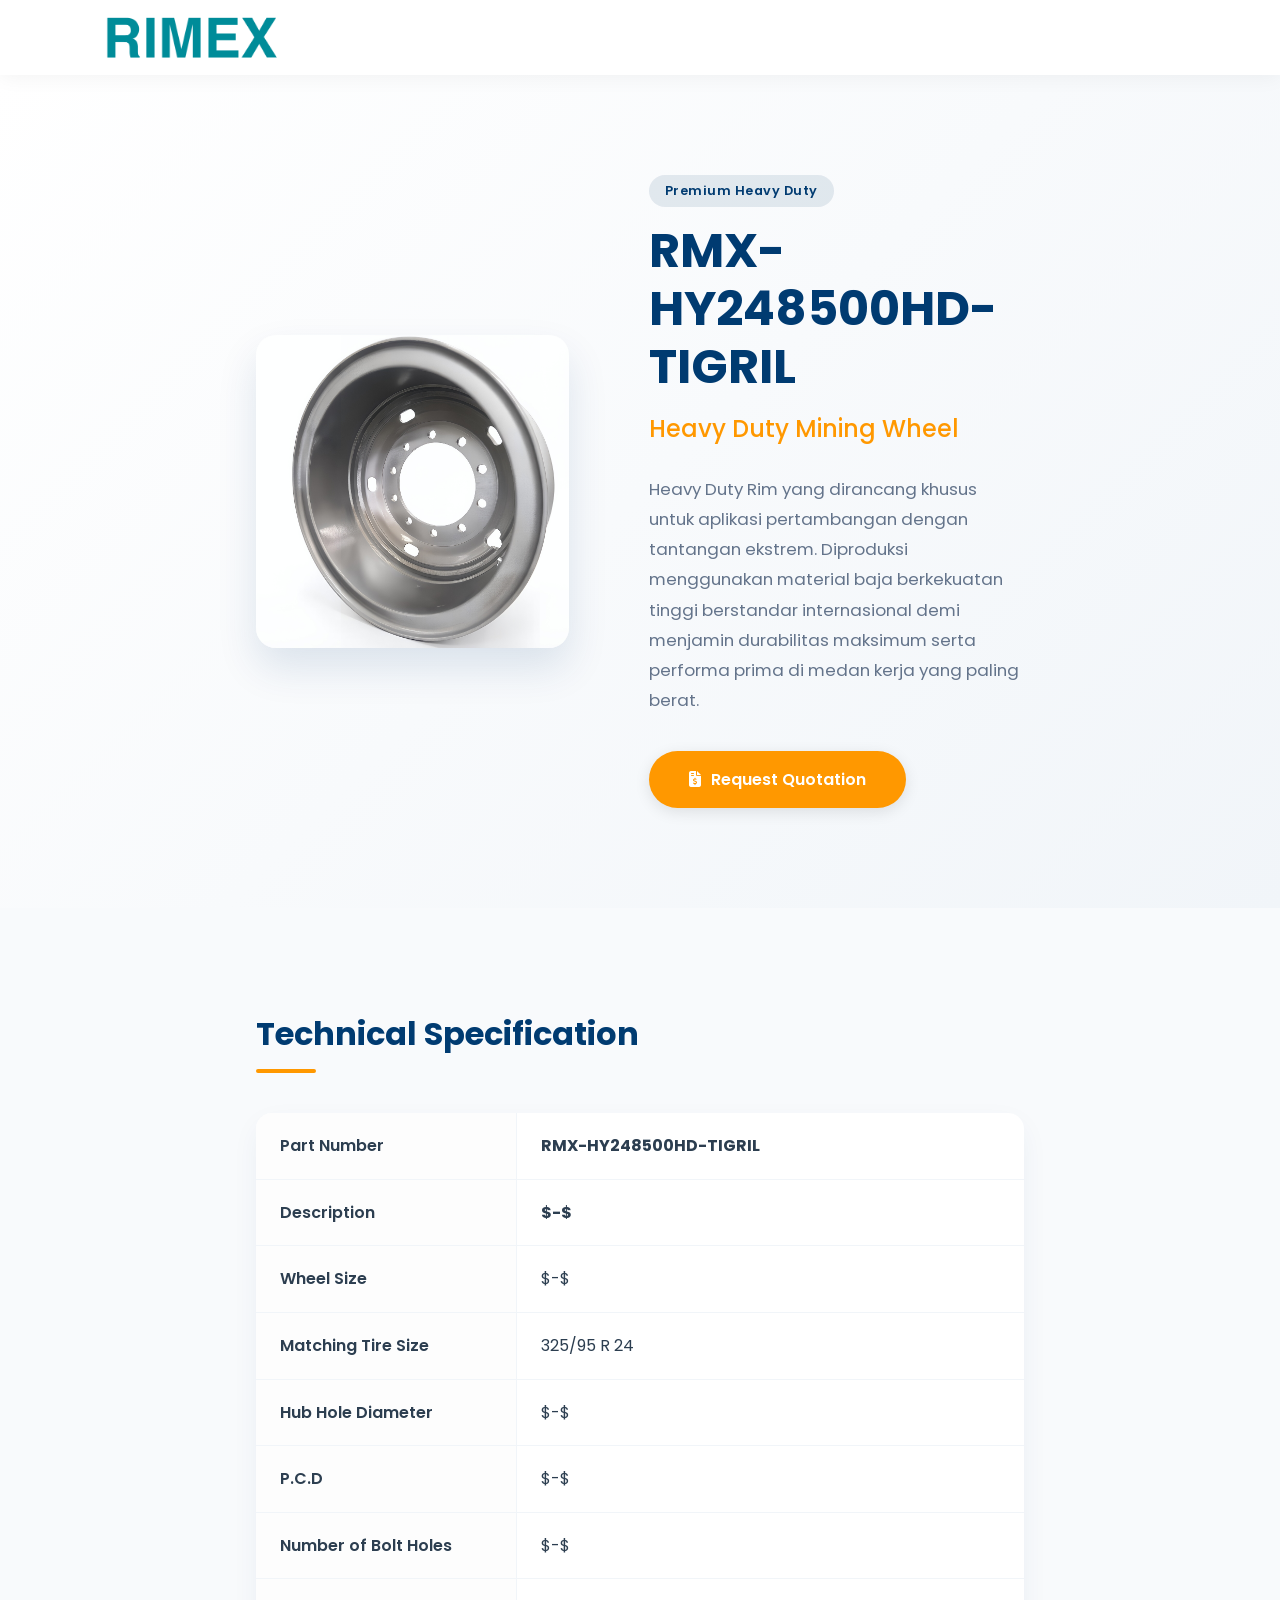
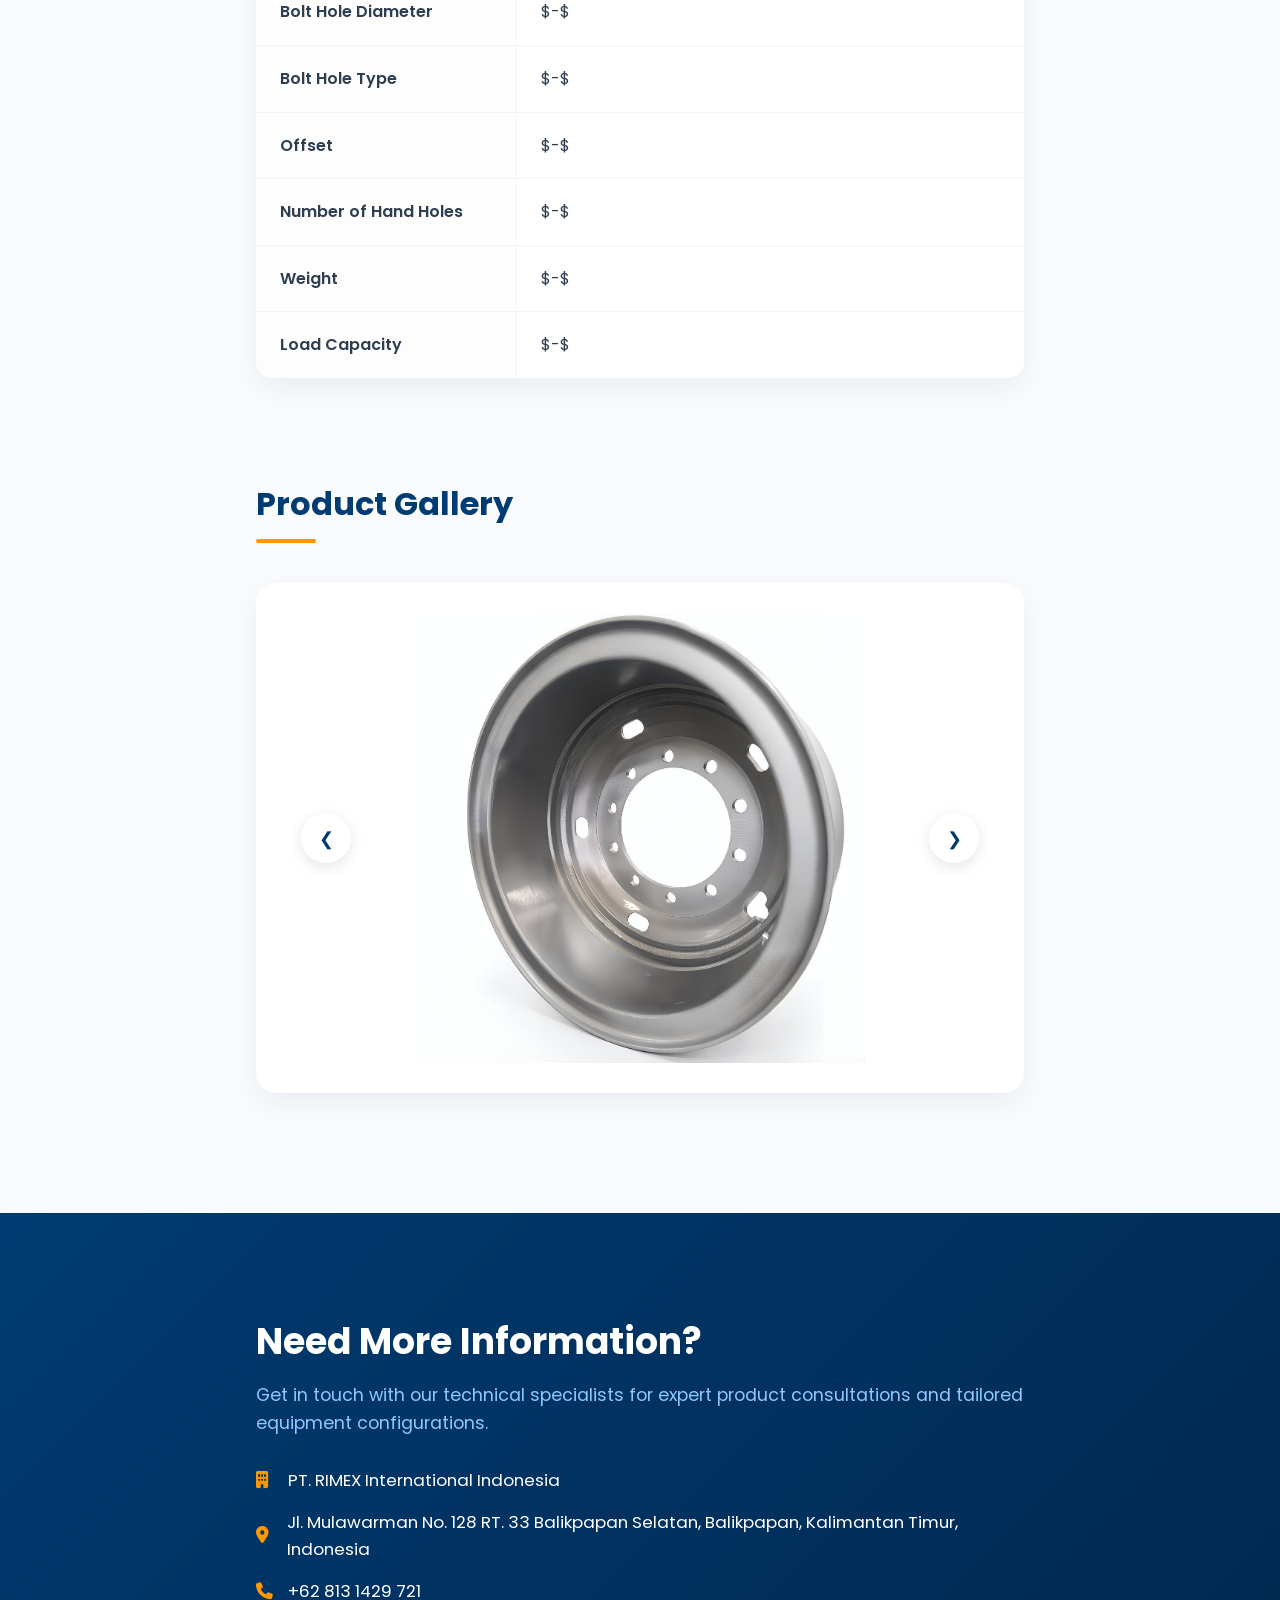
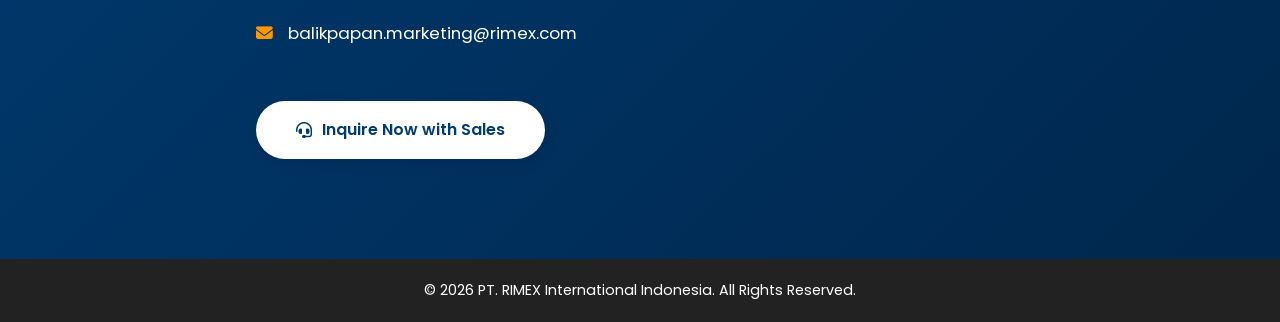
<file: RMX-HY248500HD-TIGRIL.html>
<!doctype html>
<html lang="en">
  <head>
    <meta charset="UTF-8" />
    <meta name="viewport" content="width=device-width, initial-scale=1.0" />
    <title>RMX-HY248500HD-TIGRIL | PT. RIMEX International Indonesia</title>

    <link rel="preconnect" href="https://fonts.googleapis.com" />
    <link rel="preconnect" href="https://fonts.gstatic.com" crossorigin />
    <link
      href="https://fonts.googleapis.com/css2?family=Poppins:wght@300;400;500;600;700&display=swap"
      rel="stylesheet"
    />

    <link
      rel="stylesheet"
      href="https://cdnjs.cloudflare.com/ajax/libs/font-awesome/6.4.0/css/all.min.css"
    />

    <link rel="stylesheet" href="css/style.css" />
  </head>

  <body>
    <header>
      <div class="container">
        <div class="logo">
          <img src="image/Logo Rimex.png" alt="Rimex Logo" />
        </div>
      </div>
    </header>

    <section class="hero">
      <div class="hero-content">
        <div class="hero-image-wrapper">
          <img
            src="image/24x8.5-1.png"
            alt="RMX-HY248500HD-TIGRIL Mining Wheel"
          />
        </div>

        <div class="hero-text">
          <span class="badge">Premium Heavy Duty</span>
          <h1>RMX-HY248500HD-TIGRIL</h1>
          <h3>Heavy Duty Mining Wheel</h3>
          <p>
            Heavy Duty Rim yang dirancang khusus untuk aplikasi pertambangan
            dengan tantangan ekstrem. Diproduksi menggunakan material baja
            berkekuatan tinggi berstandar internasional demi menjamin
            durabilitas maksimum serta performa prima di medan kerja yang paling
            berat.
          </p>
          <a href="#contact" class="button primary-btn">
            <i class="fa-solid fa-file-invoice-dollar"></i> Request Quotation
          </a>
        </div>
      </div>
    </section>

    <section class="section" id="spec">
      <div class="section-header">
        <h2 class="section-title">Technical Specification</h2>
        <div class="title-divider"></div>
      </div>

      <div class="table-container">
        <table class="spec-table">
          <tr>
            <td>Part Number</td>
            <td><strong>RMX-HY248500HD-TIGRIL</strong></td>
          </tr>
          <tr>
            <td>Description</td>
            <td>
              <strong>$-$</strong>
            </td>
          </tr>
          <tr>
            <td>Wheel Size</td>
            <td>$-$</td>
          </tr>
          <tr>
            <td>Matching Tire Size</td>
            <td>325/95 R 24</td>
          </tr>
          <tr>
            <td>Hub Hole Diameter</td>
            <td>$-$</td>
          </tr>
          <tr>
            <td>P.C.D</td>
            <td>$-$</td>
          </tr>
          <tr>
            <td>Number of Bolt Holes</td>
            <td>$-$</td>
          </tr>
          <tr>
            <td>Bolt Hole Diameter</td>
            <td>$-$</td>
          </tr>
          <tr>
            <td>Bolt Hole Type</td>
            <td>$-$</td>
          </tr>
          <tr>
            <td>Offset</td>
            <td>$-$</td>
          </tr>
          <tr>
            <td>Number of Hand Holes</td>
            <td>$-$</td>
          </tr>
          <tr>
            <td>Weight</td>
            <td>$-$</td>
          </tr>
          <tr>
            <td>Load Capacity</td>
            <td>$-$</td>
          </tr>
        </table>
      </div>
    </section>

    <section class="section" id="gallery">
      <div class="section-header">
        <h2 class="section-title">Product Gallery</h2>
        <div class="title-divider"></div>
      </div>

      <div class="slider-container">
        <div class="slider">
          <button class="slider-btn prev" aria-label="Previous Slide">
            &#10094;
          </button>

          <div class="slides">
            <img
              src="image/24x8.5-1.png"
              class="slide active"
              alt="RMX-HY248500HD-TIGRIL Perspective View"
            />
            <img
              src="image/24x8.5-2.jpg"
              class="slide"
              alt="RMX-HY248500HD-TIGRIL Side View"
            />
          </div>

          <button class="slider-btn next" aria-label="Next Slide">
            &#10095;
          </button>
        </div>
      </div>
    </section>

    <section class="contact" id="contact">
      <div class="contact-container">
        <div class="contact-info">
          <h2>Need More Information?</h2>
          <p class="subtitle">
            Get in touch with our technical specialists for expert product
            consultations and tailored equipment configurations.
          </p>

          <div class="contact-details">
            <p>
              <i class="fa-solid fa-building"></i> PT. RIMEX International
              Indonesia
            </p>
            <p>
              <i class="fa-solid fa-location-dot"></i>Jl. Mulawarman No. 128 RT.
              33 Balikpapan Selatan, Balikpapan, Kalimantan Timur, Indonesia
            </p>
            <p><i class="fa-solid fa-phone"></i>+62 813 1429 721</p>
            <p>
              <i class="fa-solid fa-envelope"></i>
              balikpapan.marketing@rimex.com
            </p>
          </div>
        </div>
        <div class="contact-action">
          <a
            href="https://wa.me/628131429721?text=Halo!%20saya%20tertarik%20dengan%20produk%20RMX-HY248500HD-TIGRIL.%20Mohon%20informasi%20mengenai%20harga%20dan%20ketersediaannya.%20Terimakasih"
            class="button secondary-btn"
          >
            <i class="fa-solid fa-headset"></i> Inquire Now with Sales
          </a>
        </div>
      </div>
    </section>

    <footer>
      <p>© 2026 PT. RIMEX International Indonesia. All Rights Reserved.</p>
    </footer>
    <script src="js/script.js"></script>
  </body>
</html>
</file>
<file: css/style.css>
/* --- Global Variables & Resets --- */
:root {
  --primary-color: #003b71;
  --primary-dark: #00274d;
  --accent-color: #ff9800;
  --accent-hover: #e08600;
  --text-dark: #2c3e50;
  --text-muted: #64748b;
  --bg-light: #f8fafc;
  --card-shadow: 0 10px 30px -5px rgba(0, 59, 113, 0.08);
  --hover-shadow: 0 20px 40px -10px rgba(0, 59, 113, 0.15);
  --transition-smooth: all 0.3s cubic-bezier(0.4, 0, 0.2, 1);
}

* {
  margin: 0;
  padding: 0;
  box-sizing: border-box;
  font-family: "Poppins", sans-serif;
}

html {
  scroll-behavior: smooth;
}

body {
  background: var(--bg-light);
  color: var(--text-dark);
  line-height: 1.6;
}

/* --- BASE/MOBILE TYPOGRAPHY (Default Fallbacks) --- */
.hero-text h1 {
  font-size: 30px;
  font-weight: 700;
  color: var(--primary-color);
  line-height: 1.2;
}
.hero-text h3 {
  font-size: 1.2rem;
  margin: 15px 0;
  color: var(--accent-color);
  font-weight: 500;
}
.hero-text p {
  font-size: 1rem;
  color: var(--text-muted);
  line-height: 1.8;
  margin: 25px 0;
}
.section-title {
  font-size: 32px;
  color: var(--primary-color);
  font-weight: 700;
}
.spec-table td {
  font-size: 0.9rem;
  padding: 15px;
}
.contact-info h2 {
  font-size: 28px;
  font-weight: 700;
  margin-bottom: 20px;
}
.contact-info .subtitle {
  font-size: 1rem;
  color: #93c5fd;
  margin-bottom: 20px;
}
.contact-details p {
  font-size: 0.95rem;
}

/* --- Header & Navigation --- */
header {
  background: white;
  box-shadow: 0 2px 20px rgba(0, 0, 0, 0.05);
  padding: 15px 5%;
  position: sticky;
  top: 0;
  z-index: 1000;
  transition: var(--transition-smooth);
}

header .container {
  display: flex;
  justify-content: space-between;
  align-items: center;
}

.logo img {
  height: 45px;
  width: auto;
  display: block;
}

.nav-links a {
  color: var(--text-dark);
  text-decoration: none;
  margin-left: 35px;
  font-weight: 500;
  font-size: 0.95rem;
  transition: var(--transition-smooth);
  position: relative;
}

.nav-links a:hover {
  color: var(--primary-color);
}

.nav-links a::after {
  content: "";
  position: absolute;
  width: 0;
  height: 2px;
  bottom: -4px;
  left: 0;
  background-color: var(--primary-color);
  transition: var(--transition-smooth);
}

.nav-links a:hover::after {
  width: 100%;
}

/* --- Hero Section Layout --- */
.hero {
  background: linear-gradient(135deg, #ffffff 0%, #f1f5f9 100%);
  padding: 60px 5%;
}

.hero-content {
  display: flex;
  gap: 60px;
  align-items: center;
  flex-wrap: wrap;
}

.hero-image-wrapper {
  flex: 1;
  min-width: 300px;
  display: flex;
  justify-content: center;
}

.hero img {
  width: 100%;
  max-width: 500px;
  border-radius: 15px;
  box-shadow: 0 10px 25px rgba(0, 0, 0, 0.15);
  transition: var(--transition-smooth);
}

.hero img:hover {
  transform: translateY(-5px);
  box-shadow: 0 30px 50px rgba(0, 59, 113, 0.18);
}

.hero-text {
  flex: 1;
  min-width: 300px;
}

.badge {
  background: rgba(0, 59, 113, 0.1);
  color: var(--primary-color);
  padding: 6px 16px;
  border-radius: 50px;
  font-size: 0.8rem;
  font-weight: 600;
  letter-spacing: 0.5px;
  display: inline-block;
  margin-bottom: 15px;
}

/* --- Buttons --- */
.button {
  display: inline-flex;
  align-items: center;
  gap: 10px;
  padding: 15px 35px;
  border-radius: 50px;
  font-weight: 600;
  text-decoration: none;
  transition: var(--transition-smooth);
  box-shadow: 0 4px 15px rgba(0, 0, 0, 0.1);
}

.primary-btn {
  background: var(--accent-color);
  color: white;
}

.primary-btn:hover {
  background: var(--primary-color);
  transform: translateY(-2px);
  box-shadow: 0 8px 25px rgba(0, 59, 113, 0.2);
}

.secondary-btn {
  background: white;
  color: var(--primary-color);
}

.secondary-btn:hover {
  background: var(--accent-color);
  color: white;
  transform: translateY(-2px);
  box-shadow: 0 8px 25px rgba(255, 152, 0, 0.3);
}

/* --- Section Global Structure --- */
.section {
  width: 90%;
  margin: 60px auto;
}

.section-header {
  margin-bottom: 30px;
}

.title-divider {
  width: 60px;
  height: 4px;
  background: var(--accent-color);
  margin-top: 10px;
  border-radius: 2px;
}

/* --- Technical Specifications Table --- */
.table-container {
  background: white;
  border-radius: 10px;
  overflow: hidden;
  box-shadow: var(--card-shadow);
  transition: var(--transition-smooth);
}

.table-container:hover {
  box-shadow: var(--hover-shadow);
}

.spec-table {
  width: 100%;
  border-collapse: collapse;
}

.spec-table td {
  border-bottom: 1px solid #eee;
}

.spec-table tr:last-child td {
  border-bottom: none;
}

.spec-table td:first-child {
  background: var(--primary-color);
  color: white;
  font-weight: 600;
  width: 150px;
}

.spec-table td:first-child i {
  margin-right: 8px;
  width: 16px;
  text-align: center;
}

/* --- Gallery & Slider --- */
.slider-container {
  background: white;
  padding: 30px;
  border-radius: 20px;
  box-shadow: var(--card-shadow);
}

.slider {
  position: relative;
  max-width: 900px;
  margin: auto;
  overflow: hidden;
  border-radius: 12px;
}

.slides {
  position: relative;
}

.slide {
  display: none;
  width: 100%;
  height: 300px;
  object-fit: contain;
  background: #fff;
  transition: opacity 0.5s ease-in-out;
}

.slide.active {
  display: block;
}

.slider-btn {
  position: absolute;
  top: 50%;
  transform: translateY(-50%);
  background: rgba(0, 0, 0, 0.5);
  color: #fff;
  border: none;
  width: 45px;
  height: 45px;
  cursor: pointer;
  border-radius: 50%;
  font-size: 20px;
  transition: var(--transition-smooth);
  display: flex;
  align-items: center;
  justify-content: center;
  z-index: 10;
}

.slider-btn:hover {
  background: var(--primary-color);
  color: white;
}

.prev {
  left: 15px;
}
.next {
  right: 15px;
}

/* --- Contact Section --- */
.contact {
  background: var(--primary-color);
  color: white;
  padding: 60px 5%;
  margin-top: 60px;
  position: relative;
  overflow: hidden;
}

.contact-container {
  display: flex;
  justify-content: space-between;
  align-items: center;
  flex-wrap: wrap;
  gap: 40px;
  position: relative;
  z-index: 2;
}

.contact-details p {
  margin-bottom: 10px;
  display: flex;
  align-items: center;
  gap: 12px;
}

.contact-details i {
  color: var(--accent-color);
  width: 20px;
}

/* --- Floating Components & Footer --- */
.whatsapp-float {
  position: fixed;
  right: 25px;
  bottom: 25px;
  background: #25d366;
  color: white;
  width: 65px;
  height: 65px;
  border-radius: 50%;
  display: flex;
  align-items: center;
  justify-content: center;
  text-decoration: none;
  font-size: 28px;
  box-shadow: 0 10px 20px rgba(0, 0, 0, 0.2);
  transition: var(--transition-smooth);
  z-index: 999;
}

.whatsapp-float:hover {
  transform: scale(1.1);
  box-shadow: 0 15px 30px rgba(37, 211, 102, 0.4);
}

footer {
  background: #222;
  color: white;
  text-align: center;
  padding: 20px;
  font-size: 0.9rem;
}

/* ==========================================================================
   DESKTOP UPGRADE MEDIA QUERY (Optimized 20% Side Padding Configuration)
   ========================================================================== */
@media (min-width: 993px) {
  /* 20% SIDE SPACING ADJUSTMENTS */
  header {
    padding: 20px 20%;
  }
  .hero {
    padding: 100px 20%;
  }
  .section {
    width: 60%;
    margin: 100px auto;
  } /* Seamless desktop page width limits */
  .contact {
    padding: 100px 20%;
    margin-top: 120px;
    background: linear-gradient(
      135deg,
      var(--primary-color) 0%,
      var(--primary-dark) 100%
    );
  }

  /* Dynamic Layout Tweaks */
  .hero-content {
    gap: 80px;
  }
  .hero img {
    max-width: 520px;
    border-radius: 20px;
    box-shadow: 0 20px 40px rgba(0, 59, 113, 0.12);
  }
  .hero-text {
    flex: 1.2;
  }
  .section-header {
    margin-bottom: 40px;
  }
  .slide {
    height: 450px;
  }
  .table-container {
    border-radius: 16px;
  }
  .spec-table td:first-child {
    width: 260px;
    background: #fdfdfd;
    color: var(--text-dark);
    border-right: 1px solid #f1f5f9;
  }
  .spec-table td:first-child i {
    color: var(--primary-color);
  }
  .spec-table td {
    padding: 20px 24px;
    border-bottom: 1px solid #f1f5f9;
  }
  .slider-btn {
    background: white;
    color: var(--primary-color);
    width: 50px;
    height: 50px;
    font-size: 18px;
    box-shadow: 0 4px 15px rgba(0, 0, 0, 0.1);
  }

  /* UPGRADED WEBSITE FONT SIZES */
  .hero-text h1 {
    font-size: 48px;
  }
  .hero-text h3 {
    font-size: 1.5rem;
    margin-bottom: 20px;
  }
  .hero-text p {
    font-size: 1.05rem;
    margin-bottom: 35px;
  }

  .section-title {
    font-size: 32px;
  }
  .spec-table td {
    font-size: 1rem;
  }

  .contact-info h2 {
    font-size: 36px;
    margin-bottom: 10px;
  }
  .contact-info .subtitle {
    font-size: 1.1rem;
    margin-bottom: 30px;
  }
  .contact-details p {
    font-size: 1.05rem;
    margin-bottom: 15px;
  }

  .button {
    padding: 16px 40px;
  }
}

/* ==========================================================================
   MOBILE & TABLET RESPONSIVE FALLBACKS
   ========================================================================== */
@media (max-width: 992px) {
  .hero-content {
    flex-direction: column;
    text-align: center;
    gap: 40px;
  }
  .badge {
    margin-top: 20px;
  }
  .contact-container {
    flex-direction: column;
    text-align: center;
    align-items: center;
  }
  .contact-details p {
    justify-content: center;
  }
}

@media (max-width: 768px) {
  header {
    padding: 15px 5%;
  }
  .nav-links {
    display: none;
  }
  .section {
    width: 90%;
  }
}
</file>
